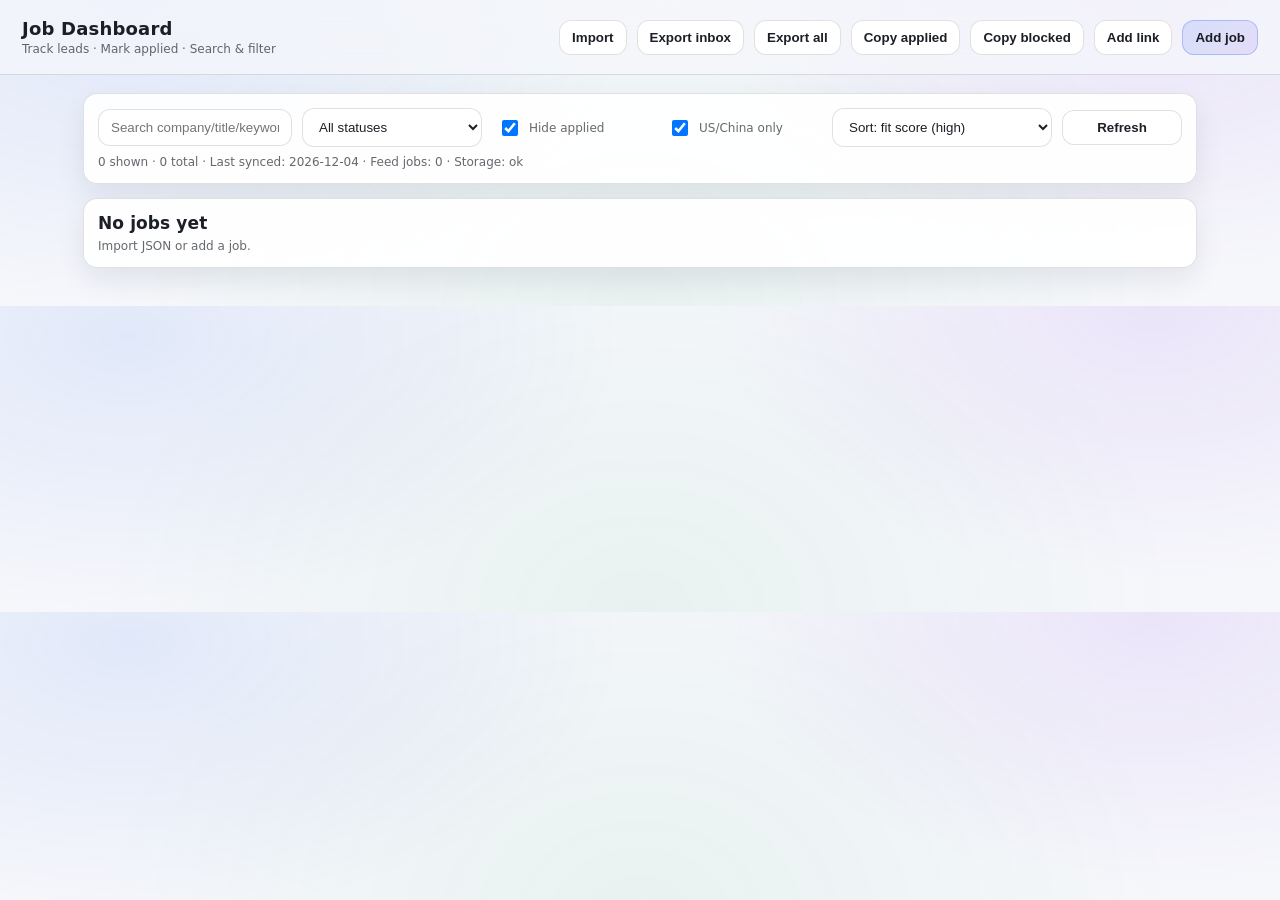
<file: job-dashboard/public/index.html>
<!doctype html>
<html lang="en">
  <head>
    <meta charset="utf-8" />
    <meta name="viewport" content="width=device-width,initial-scale=1" />
    <title>Job Dashboard</title>
    <link rel="stylesheet" href="./styles.css" />
  </head>
  <body>
    <header class="topbar">
      <div class="brand">
        <div class="title">Job Dashboard</div>
        <div class="subtitle">Track leads · Mark applied · Search & filter</div>
      </div>
      <div class="actions">
        <button id="btnImport" class="btn">Import</button>
        <button id="btnExportInbox" class="btn">Export inbox</button>
        <button id="btnExportAll" class="btn">Export all</button>
        <button id="btnCopyApplied" class="btn">Copy applied</button>
        <button id="btnCopyBlocked" class="btn">Copy blocked</button>
        <button id="btnQuick" class="btn">Add link</button>
        <button id="btnAdd" class="btn primary">Add job</button>
      </div>
    </header>

    <main class="wrap">
      <section class="controls card">
        <div class="row">
          <input id="q" class="input" placeholder="Search company/title/keywords..." />
          <select id="status" class="select">
            <option value="">All statuses</option>
            <option value="needs_review">Needs review</option>
            <option value="new">New</option>
            <option value="interested">Interested</option>
            <option value="applied">Applied</option>
            <option value="archived">Archived</option>
          </select>
          <label class="check">
            <input id="hideApplied" type="checkbox" checked />
            Hide applied
          </label>
          <label class="check">
            <input id="usCnOnly" type="checkbox" checked />
            US/China only
          </label>
          <select id="sort" class="select">
            <option value="fitScore_desc" selected>Sort: fit score (high)</option>
            <option value="foundDate_desc">Sort: found date (newest)</option>
            <option value="company_asc">Sort: company (A→Z)</option>
          </select>
          <button id="btnRefresh" class="btn">Refresh</button>
        </div>
        <div class="meta" id="meta"></div>
      </section>

      <section id="list" class="list"></section>
    </main>

    <dialog id="dlgImport" class="dialog">
      <form method="dialog" class="dialog-inner">
        <div class="dialog-title">Import jobs (JSON)</div>
        <p class="hint">
          Paste a JSON array (or <code>{"jobs":[...]}</code>). Upserts by link, otherwise by company+title. Tip: ask me to
          evaluate an official job link and I’ll return JSON you can paste here.
        </p>
        <textarea id="importText" class="textarea" spellcheck="false"></textarea>
        <details class="example">
          <summary>Example JSON</summary>
          <pre><code>[
  {
    "company": "Airbnb",
    "title": "Product Operations Lead (Fraud & Safety Investigations)",
    "location": "US (Remote Eligible)",
    "link": "https://careers.airbnb.com/positions/...",
    "synopsis": "3–5 lines summary from official description",
    "rationale": "Why it fits Annie Gao",
    "compensation": "$X–$Y (if shown)",
    "verification": "Official page loads and shows Apply Now",
    "foundDate": "2026-05-18",
    "postedDate": "",
    "fitScore": 9.5,
    "concerns": "Any concerns",
    "keywords": ["trust & safety","escalation","SQL"]
  }
]</code></pre>
        </details>
        <div class="dialog-actions">
          <button class="btn">Cancel</button>
          <button id="btnDoImport" class="btn primary" value="default">Import</button>
        </div>
      </form>
    </dialog>

    <dialog id="dlgQuick" class="dialog">
      <form method="dialog" class="dialog-inner" id="quickForm">
        <div class="dialog-title">Add from link (Inbox)</div>
        <p class="hint">For roles you find elsewhere: paste the official job link, add any notes, save as <code>needs_review</code>.</p>
        <div class="grid">
          <label class="label span2">Official link<input id="qLink" class="input" placeholder="https://..." required /></label>
          <label class="label">Company (optional)<input id="qCompany" class="input" /></label>
          <label class="label">Title (optional)<input id="qTitle" class="input" /></label>
          <label class="label span2">Your notes<textarea id="qNotes" class="textarea small" placeholder="Why it looks interesting, location constraints, etc."></textarea></label>
        </div>
        <div class="dialog-actions">
          <button class="btn">Cancel</button>
          <button id="btnDoQuick" class="btn primary" value="default">Add to inbox</button>
        </div>
      </form>
    </dialog>

    <dialog id="dlgAdd" class="dialog">
      <form method="dialog" class="dialog-inner" id="addForm">
        <div class="dialog-title">Add job</div>
        <div class="grid">
          <label class="label">Company<input id="fCompany" class="input" required /></label>
          <label class="label">Title<input id="fTitle" class="input" required /></label>
          <label class="label">Location<input id="fLocation" class="input" /></label>
          <label class="label">Link<input id="fLink" class="input" /></label>
          <label class="label">Found date<input id="fFound" class="input" placeholder="YYYY-MM-DD" /></label>
          <label class="label">Fit score<input id="fFit" class="input" placeholder="1-10" /></label>
          <label class="label">Compensation<input id="fComp" class="input" /></label>
          <label class="label span2">Verification<input id="fVerif" class="input" /></label>
          <label class="label span2">Synopsis<textarea id="fSyn" class="textarea small"></textarea></label>
          <label class="label span2">Why it fits<textarea id="fWhy" class="textarea small"></textarea></label>
          <label class="label span2">Concerns<textarea id="fConc" class="textarea small"></textarea></label>
          <label class="label span2">Keywords (comma separated)<input id="fKeys" class="input" /></label>
        </div>
        <div class="dialog-actions">
          <button class="btn">Cancel</button>
          <button id="btnDoAdd" class="btn primary" value="default">Add</button>
        </div>
      </form>
    </dialog>

    <script>
      // Default empty feed so the dashboard works even before the first automation run.
      window.__JOB_FEED__ = window.__JOB_FEED__ || { generatedAt: "", jobs: [] };

      // Cache-bust feed/app for file:// browsers (Safari/Chrome sometimes cache local scripts).
      (function () {
        var v = Date.now();
        var feed = document.createElement("script");
        feed.src = "./feed.js?v=" + v;
        feed.onload = function () {
          var app = document.createElement("script");
          app.src = "./app.js?v=" + v;
          document.body.appendChild(app);
        };
        feed.onerror = function () {
          var app = document.createElement("script");
          app.src = "./app.js?v=" + v;
          document.body.appendChild(app);
        };
        document.body.appendChild(feed);
      })();
    </script>
  </body>
</html>
</file>
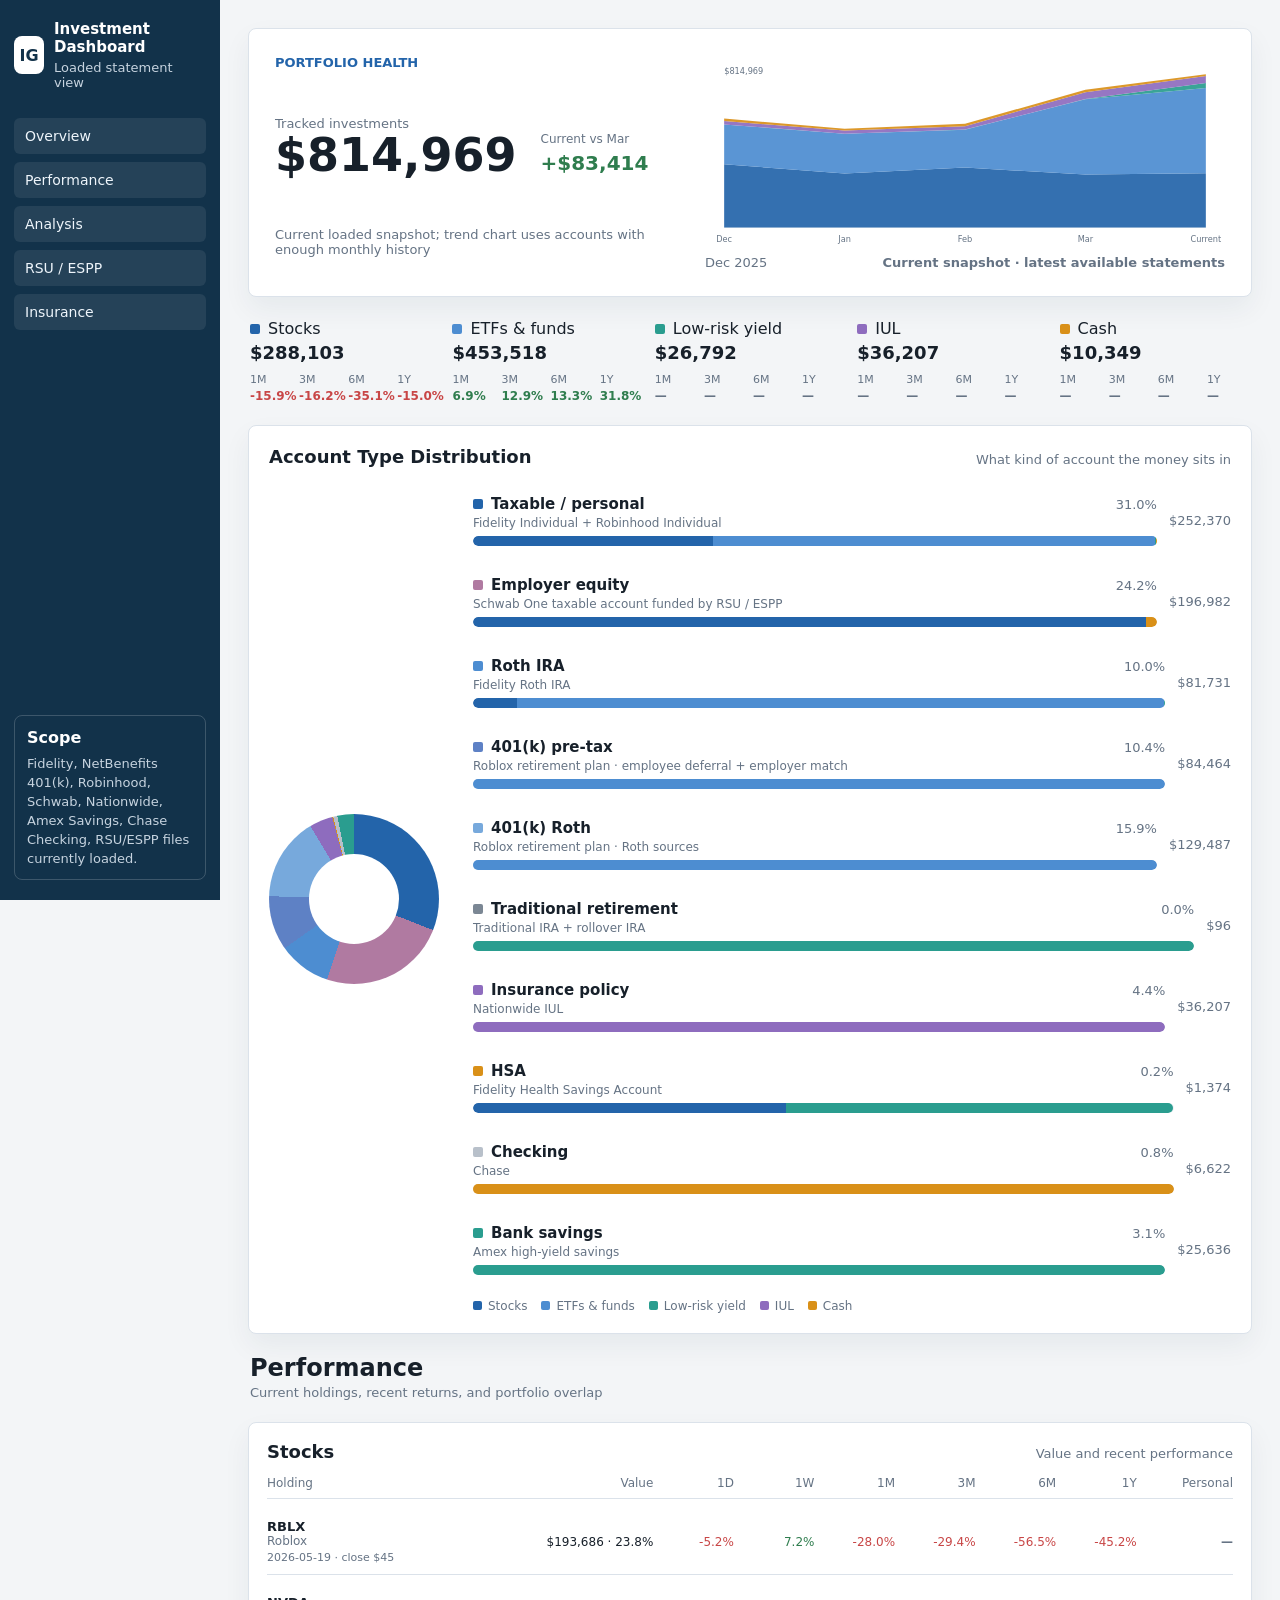
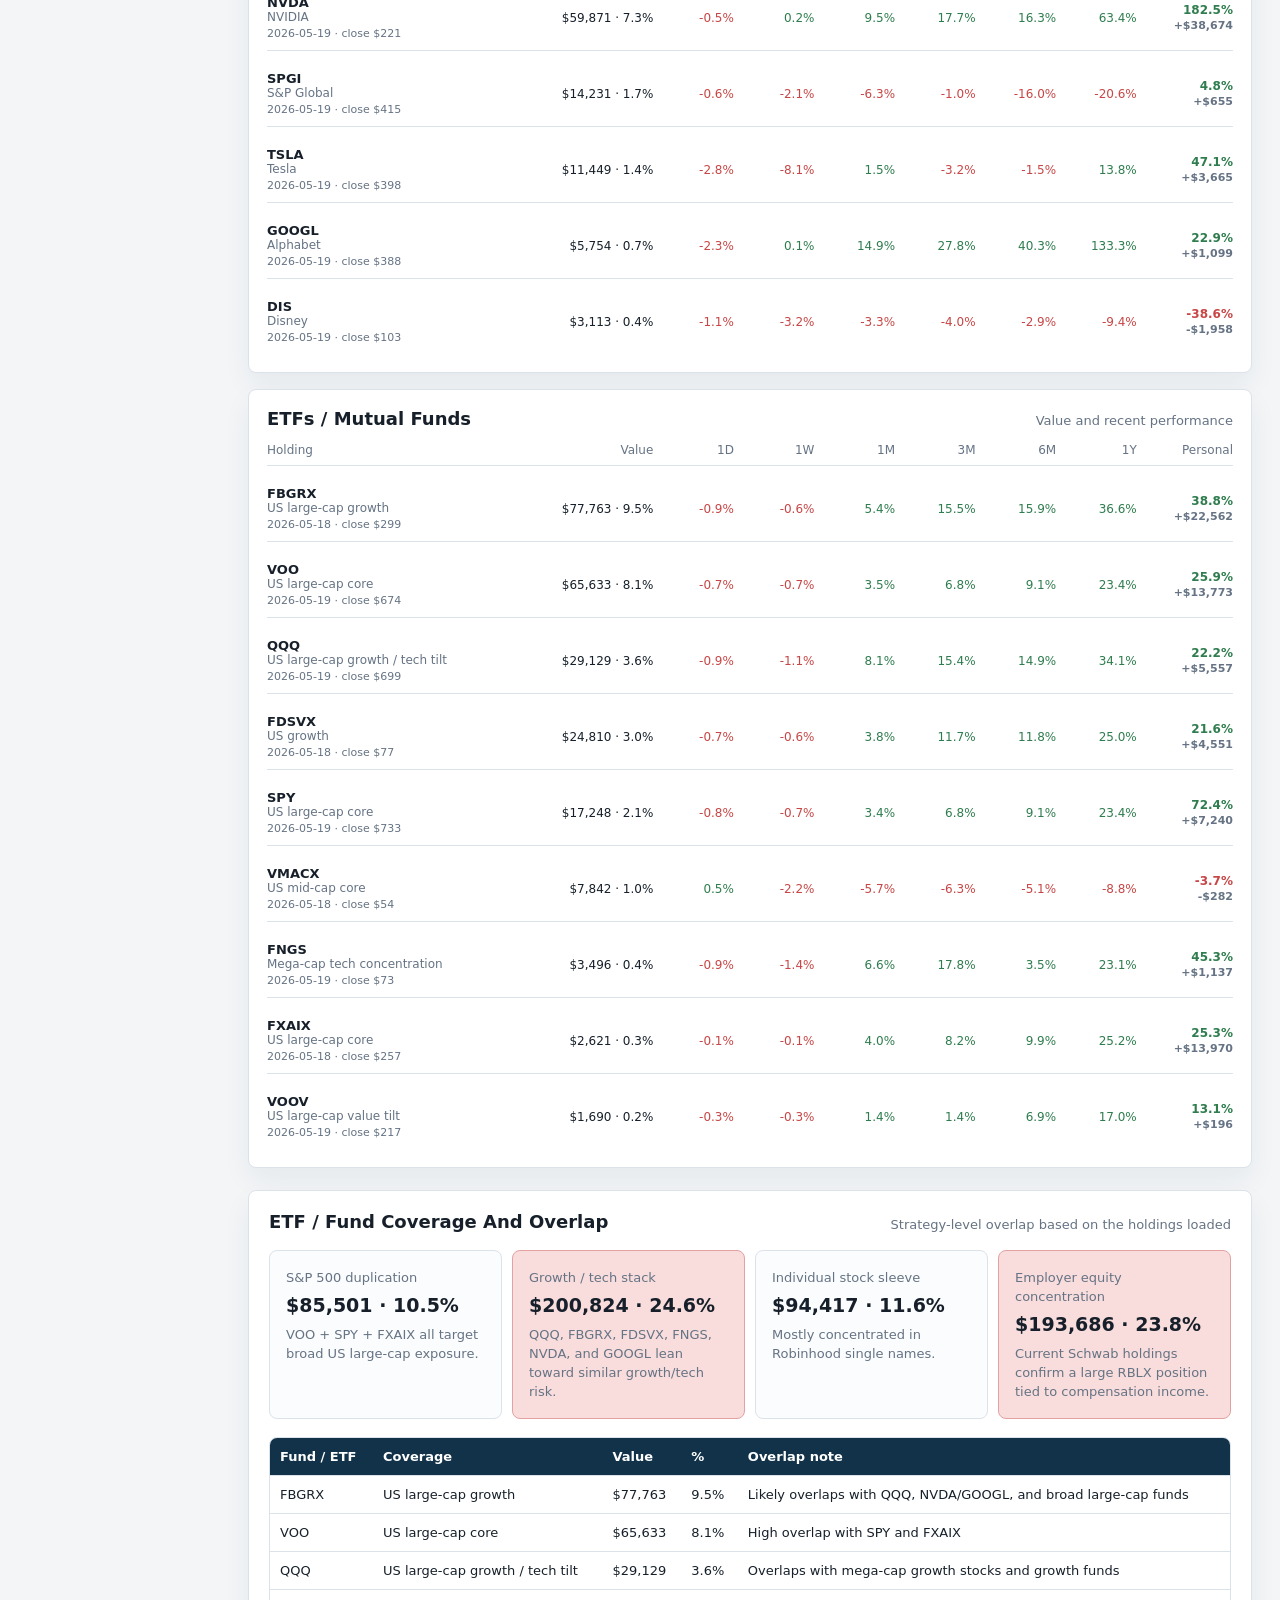
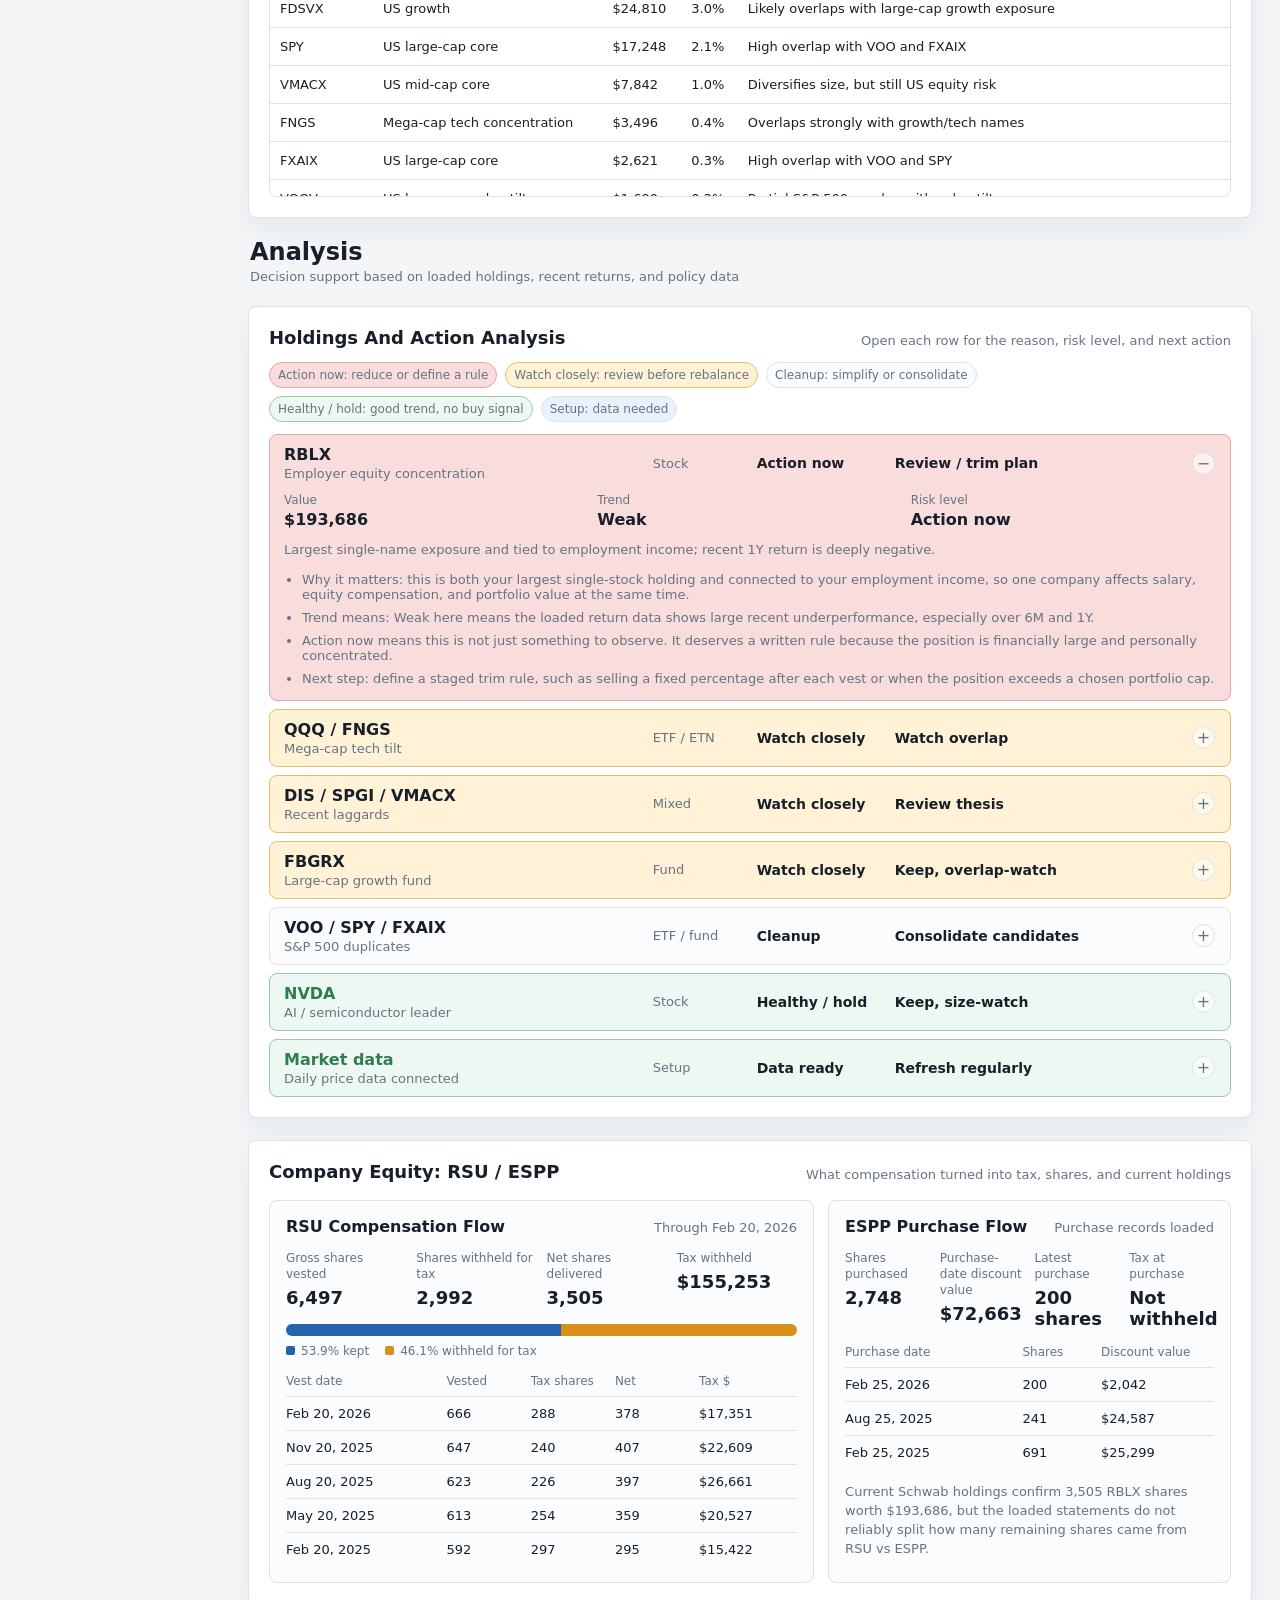
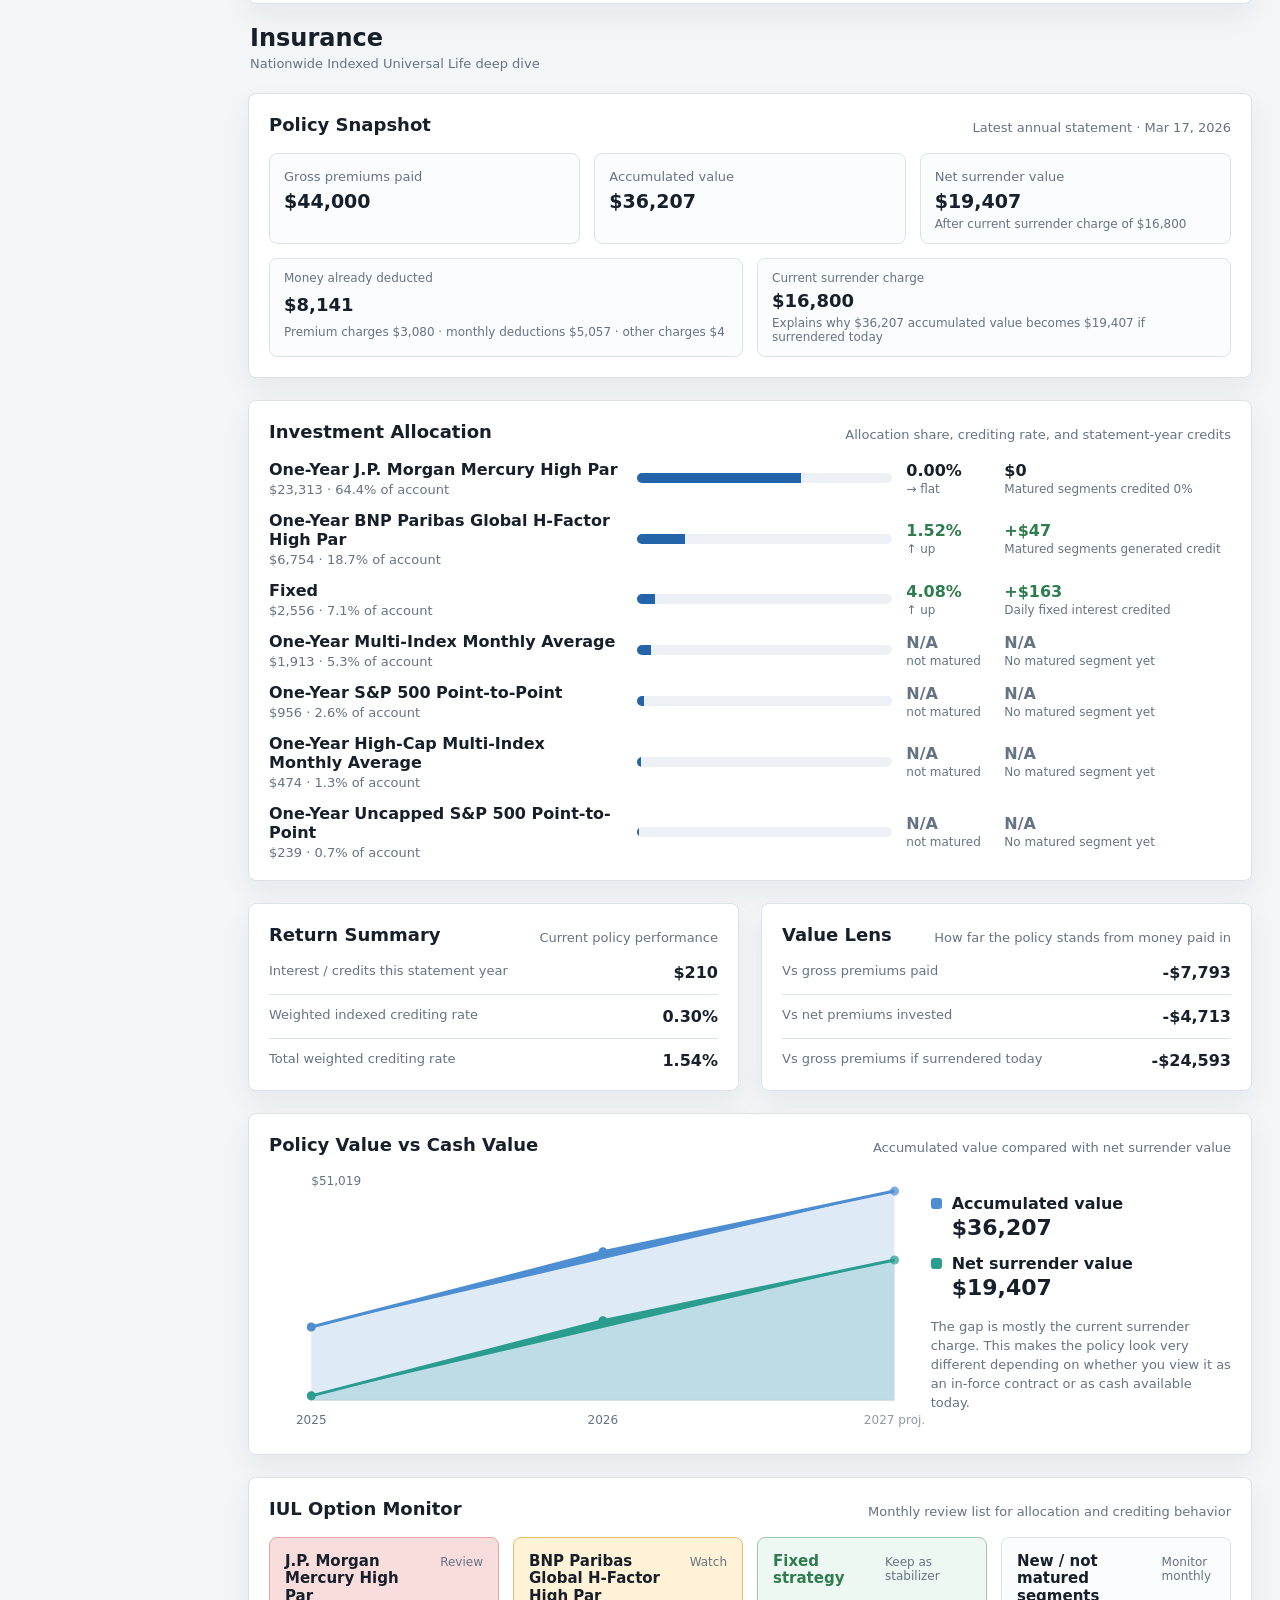
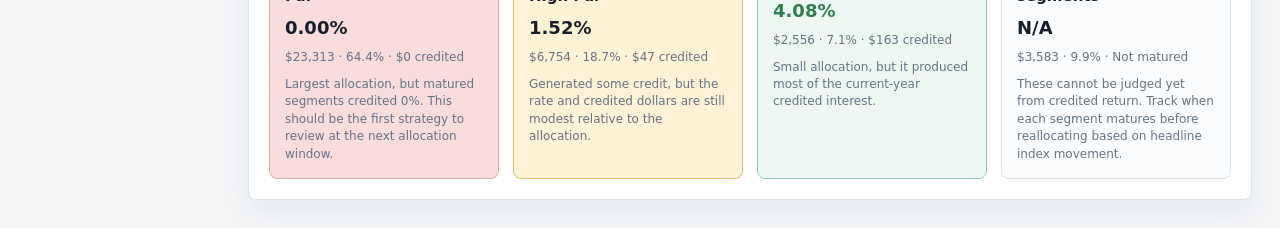
<file: _archive/New_project_2026-05-20_171444/investment-dashboard/index.html>
<!doctype html>
<html lang="en">
  <head>
    <meta charset="UTF-8" />
    <meta name="viewport" content="width=device-width, initial-scale=1.0" />
    <title>Investment Strategy Dashboard</title>
    <link rel="stylesheet" href="./styles.css" />
  </head>
  <body>
    <div class="app-shell">
      <aside class="sidebar" aria-label="Dashboard navigation">
        <div class="brand">
          <span class="brand-mark">IG</span>
          <div>
            <h1>Investment Dashboard</h1>
            <p>Loaded statement view</p>
          </div>
        </div>
        <nav>
          <a href="#overview">Overview</a>
          <a href="#performance">Performance</a>
          <a href="#analysis">Analysis</a>
          <a href="#equity">RSU / ESPP</a>
          <a href="#insurance">Insurance</a>
        </nav>
        <div class="sidebar-note">
          <strong>Scope</strong>
          <span>Fidelity, NetBenefits 401(k), Robinhood, Schwab, Nationwide, Amex Savings, Chase Checking, RSU/ESPP files currently loaded.</span>
        </div>
      </aside>

      <main>
        <section class="page-head" id="overview">
          <div class="hero-copy">
            <p class="eyebrow">Portfolio health</p>
            <div class="hero-value-row">
              <div>
                <span class="hero-label">Tracked investments</span>
                <h2 id="heroTotal">$0</h2>
              </div>
              <div class="hero-change positive">
                <span>Current vs Mar</span>
                <strong id="heroChange">+$0</strong>
              </div>
            </div>
            <p class="hero-subtitle">Current loaded snapshot; trend chart uses accounts with enough monthly history</p>
          </div>
          <div class="hero-chart-wrap">
            <svg id="stackedAreaChart" viewBox="0 0 760 280" role="img" aria-label="Portfolio composition over time"></svg>
            <div class="hero-meta">
              <span>Dec 2025</span>
              <strong>Current snapshot · latest available statements</strong>
            </div>
          </div>
        </section>

        <section class="stacked-legend-row-wrap">
          <div class="stacked-legend" id="stackedLegend"></div>
        </section>

        <section class="panel-grid single">
          <article class="panel">
            <div class="panel-head">
              <h3>Account Type Distribution</h3>
              <p>What kind of account the money sits in</p>
            </div>
            <div class="channel-layout">
              <div class="channel-donut" id="channelDonut"></div>
              <div class="channel-list" id="channelChart"></div>
            </div>
          </article>
        </section>

        <section class="dashboard-section" id="performance">
          <div class="section-head">
            <h2>Performance</h2>
            <p>Current holdings, recent returns, and portfolio overlap</p>
          </div>

          <section class="panel-grid single holdings-grid">
            <article class="panel">
              <div class="panel-head">
                <h3>Stocks</h3>
                <p>Value and recent performance</p>
              </div>
              <div class="holding-list" id="stockList"></div>
            </article>

            <article class="panel">
              <div class="panel-head">
                <h3>ETFs / Mutual Funds</h3>
                <p>Value and recent performance</p>
              </div>
              <div class="holding-list" id="fundList"></div>
            </article>
          </section>

          <section class="panel">
            <div class="panel-head">
              <h3>ETF / Fund Coverage And Overlap</h3>
              <p>Strategy-level overlap based on the holdings loaded</p>
            </div>
            <div class="overlap-grid" id="overlapSignals"></div>
            <div class="fund-table-wrap">
              <table>
                <thead>
                  <tr>
                    <th>Fund / ETF</th>
                    <th>Coverage</th>
                    <th>Value</th>
                    <th>%</th>
                    <th>Overlap note</th>
                  </tr>
                </thead>
                <tbody id="fundRows"></tbody>
              </table>
            </div>
          </section>
        </section>

        <section class="dashboard-section" id="analysis">
          <div class="section-head">
            <h2>Analysis</h2>
            <p>Decision support based on loaded holdings, recent returns, and policy data</p>
          </div>

          <section class="panel">
            <div class="panel-head">
              <h3>Holdings And Action Analysis</h3>
              <p>Open each row for the reason, risk level, and next action</p>
            </div>
            <div class="analysis-legend">
              <span class="urgent">Action now: reduce or define a rule</span>
              <span class="watch">Watch closely: review before rebalance</span>
              <span class="cleanup">Cleanup: simplify or consolidate</span>
              <span class="healthy">Healthy / hold: good trend, no buy signal</span>
              <span class="setup">Setup: data needed</span>
            </div>
            <div class="analysis-card-grid" id="holdingsScorecard"></div>
          </section>
        </section>

        <section class="panel" id="equity">
          <div class="panel-head">
            <h3>Company Equity: RSU / ESPP</h3>
            <p>What compensation turned into tax, shares, and current holdings</p>
          </div>
          <div class="equity-analysis-grid">
            <article class="equity-analysis-card">
              <div class="mini-head">
                <h4>RSU Compensation Flow</h4>
                <span>Through Feb 20, 2026</span>
              </div>
              <div class="equity-flow-metrics">
                <div><span>Gross shares vested</span><strong>6,497</strong></div>
                <div><span>Shares withheld for tax</span><strong>2,992</strong></div>
                <div><span>Net shares delivered</span><strong>3,505</strong></div>
                <div><span>Tax withheld</span><strong>$155,253</strong></div>
              </div>
              <div class="equity-split-bar" aria-label="RSU split between tax withholding and net shares">
                <span class="net" style="width:53.9%"></span>
                <span class="tax" style="width:46.1%"></span>
              </div>
              <div class="equity-split-key">
                <span class="net">53.9% kept</span>
                <span class="tax">46.1% withheld for tax</span>
              </div>
              <div class="equity-event-list" id="rsuEventList"></div>
            </article>

            <article class="equity-analysis-card">
              <div class="mini-head">
                <h4>ESPP Purchase Flow</h4>
                <span>Purchase records loaded</span>
              </div>
              <div class="equity-flow-metrics">
                <div><span>Shares purchased</span><strong>2,748</strong></div>
                <div><span>Purchase-date discount value</span><strong>$72,663</strong></div>
                <div><span>Latest purchase</span><strong>200 shares</strong></div>
                <div><span>Tax at purchase</span><strong>Not withheld</strong></div>
              </div>
              <div class="equity-event-list" id="esppEventList"></div>
              <p class="equity-note">
                Current Schwab holdings confirm 3,505 RBLX shares worth $193,686, but the loaded statements do not reliably split how many remaining shares came from RSU vs ESPP.
              </p>
            </article>
          </div>
        </section>

        <section class="dashboard-section" id="insurance">
          <div class="section-head">
            <h2>Insurance</h2>
            <p>Nationwide Indexed Universal Life deep dive</p>
          </div>

          <section class="panel">
            <div class="panel-head">
              <h3>Policy Snapshot</h3>
              <p>Latest annual statement · Mar 17, 2026</p>
            </div>
            <div class="insurance-metrics">
              <article>
                <span>Gross premiums paid</span>
                <strong>$44,000</strong>
              </article>
              <article>
                <span>Accumulated value</span>
                <strong>$36,207</strong>
              </article>
              <article>
                <span>Net surrender value</span>
                <strong>$19,407</strong>
                <small>After current surrender charge of $16,800</small>
              </article>
            </div>
            <div class="insurance-secondary-grid">
              <article>
                <span>Money already deducted</span>
                <strong>$8,141</strong>
                <small>Premium charges $3,080 · monthly deductions $5,057 · other charges $4</small>
              </article>
              <article>
                <span>Current surrender charge</span>
                <strong>$16,800</strong>
                <small>Explains why $36,207 accumulated value becomes $19,407 if surrendered today</small>
              </article>
            </div>
          </section>

          <!--
          <section class="panel-grid two insurance-grid">
            <article class="panel">
              <div class="panel-head">
                <h3>Money That Has Left The Policy</h3>
                <p>Costs already deducted</p>
              </div>
              <div class="insurance-list">
                <div>
                  <span>Premium charges</span>
                  <strong>$3,080</strong>
                </div>
                <div>
                  <span>Monthly deductions</span>
                  <strong>$5,057</strong>
                </div>
                <div>
                  <span>Other charges</span>
                  <strong>$4</strong>
                </div>
                <div class="total">
                  <span>Total already deducted</span>
                  <strong>$8,141</strong>
                </div>
              </div>
            </article>

            <article class="panel">
              <div class="panel-head">
                <h3>Exit Cost</h3>
                <p>Not yet lost unless you surrender</p>
              </div>
              <div class="insurance-callout">
                <span>Surrender charge</span>
                <strong>$16,800</strong>
                <p>Accumulated value is $36,207, but net surrender value is only $19,407 today.</p>
              </div>
            </article>
          </section>
          -->

          <section class="panel">
            <div class="panel-head">
              <h3>Investment Allocation</h3>
              <p>Allocation share, crediting rate, and statement-year credits</p>
            </div>
            <div class="insurance-strategies" id="insuranceStrategies"></div>
          </section>

          <section class="panel-grid two insurance-grid">
            <article class="panel">
              <div class="panel-head">
                <h3>Return Summary</h3>
                <p>Current policy performance</p>
              </div>
              <div class="insurance-list">
                <div>
                  <span>Interest / credits this statement year</span>
                  <strong>$210</strong>
                </div>
                <div>
                  <span>Weighted indexed crediting rate</span>
                  <strong>0.30%</strong>
                </div>
                <div>
                  <span>Total weighted crediting rate</span>
                  <strong>1.54%</strong>
                </div>
              </div>
            </article>

            <article class="panel">
              <div class="panel-head">
                <h3>Value Lens</h3>
                <p>How far the policy stands from money paid in</p>
              </div>
              <div class="insurance-list">
                <div>
                  <span>Vs gross premiums paid</span>
                  <strong>-$7,793</strong>
                </div>
                <div>
                  <span>Vs net premiums invested</span>
                  <strong>-$4,713</strong>
                </div>
                <div>
                  <span>Vs gross premiums if surrendered today</span>
                  <strong>-$24,593</strong>
                </div>
              </div>
            </article>
          </section>

          <section class="panel insurance-value-panel">
            <div class="panel-head">
              <h3>Policy Value vs Cash Value</h3>
              <p>Accumulated value compared with net surrender value</p>
            </div>
            <div class="insurance-value-layout">
              <svg
                id="insuranceValueChart"
                viewBox="0 0 640 260"
                role="img"
                aria-label="Accumulated policy value compared with net surrender value over time"
              ></svg>
              <div class="insurance-value-legend">
                <div>
                  <span class="swatch accumulated"></span>
                  <b>Accumulated value</b>
                  <strong>$36,207</strong>
                </div>
                <div>
                  <span class="swatch surrender"></span>
                  <b>Net surrender value</b>
                  <strong>$19,407</strong>
                </div>
                <p>
                  The gap is mostly the current surrender charge. This makes the policy look very different
                  depending on whether you view it as an in-force contract or as cash available today.
                </p>
              </div>
            </div>
          </section>

          <section class="panel">
            <div class="panel-head">
              <h3>IUL Option Monitor</h3>
              <p>Monthly review list for allocation and crediting behavior</p>
            </div>
            <div class="iul-monitor-grid" id="iulMonitor"></div>
          </section>
        </section>
      </main>
    </div>
    <script src="./data/market-data.js"></script>
    <script src="./app.js"></script>
  </body>
</html>
</file>
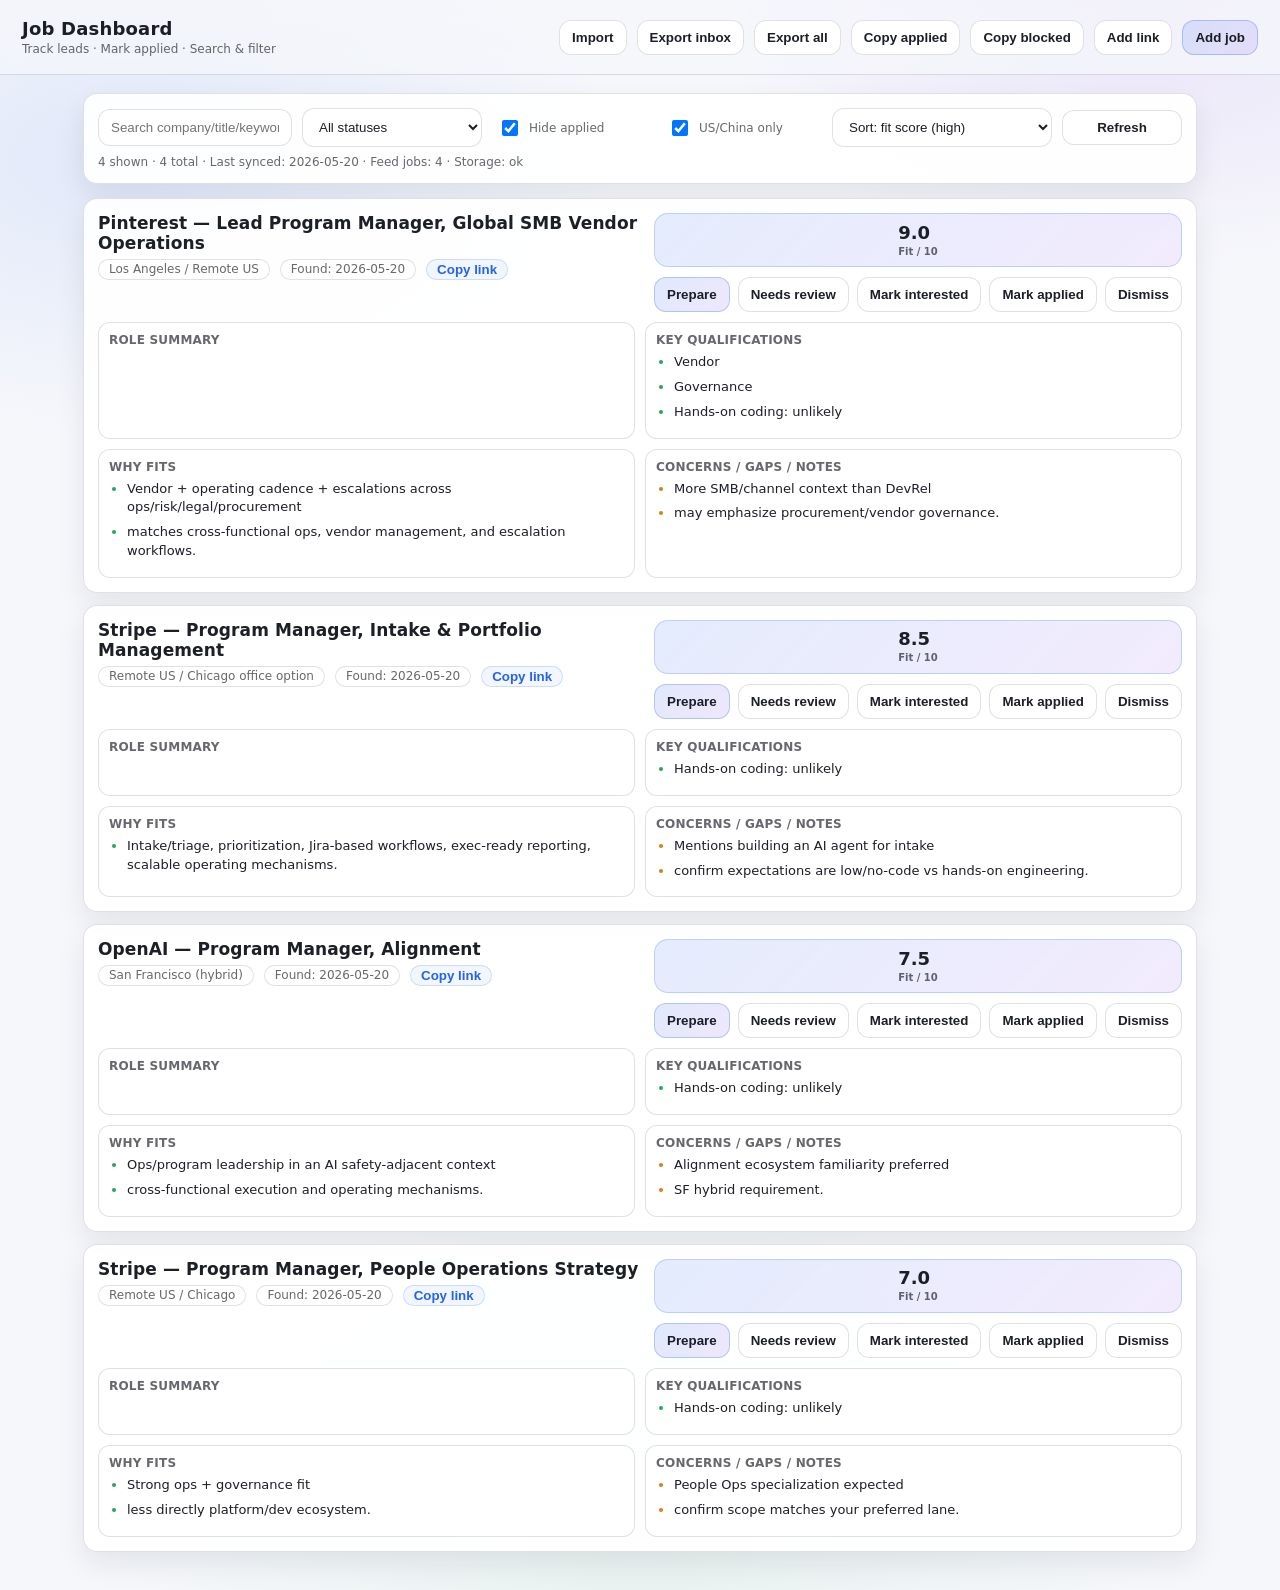
<file: _archive/New_project_2026-05-20_171444/job-dashboard/public/index.html>
<!doctype html>
<html lang="en">
  <head>
    <meta charset="utf-8" />
    <meta name="viewport" content="width=device-width,initial-scale=1" />
    <title>Job Dashboard</title>
    <link rel="stylesheet" href="./styles.css" />
  </head>
  <body>
    <header class="topbar">
      <div class="brand">
        <div class="title">Job Dashboard</div>
        <div class="subtitle">Track leads · Mark applied · Search & filter</div>
      </div>
      <div class="actions">
        <button id="btnImport" class="btn">Import</button>
        <button id="btnExportInbox" class="btn">Export inbox</button>
        <button id="btnExportAll" class="btn">Export all</button>
        <button id="btnCopyApplied" class="btn">Copy applied</button>
        <button id="btnCopyBlocked" class="btn">Copy blocked</button>
        <button id="btnQuick" class="btn">Add link</button>
        <button id="btnAdd" class="btn primary">Add job</button>
      </div>
    </header>

    <main class="wrap">
      <section class="controls card">
        <div class="row">
          <input id="q" class="input" placeholder="Search company/title/keywords..." />
          <select id="status" class="select">
            <option value="">All statuses</option>
            <option value="needs_review">Needs review</option>
            <option value="new">New</option>
            <option value="interested">Interested</option>
            <option value="applied">Applied</option>
            <option value="archived">Archived</option>
          </select>
          <label class="check">
            <input id="hideApplied" type="checkbox" checked />
            Hide applied
          </label>
          <label class="check">
            <input id="usCnOnly" type="checkbox" checked />
            US/China only
          </label>
          <select id="sort" class="select">
            <option value="fitScore_desc" selected>Sort: fit score (high)</option>
            <option value="foundDate_desc">Sort: found date (newest)</option>
            <option value="company_asc">Sort: company (A→Z)</option>
          </select>
          <button id="btnRefresh" class="btn">Refresh</button>
        </div>
        <div class="meta" id="meta"></div>
      </section>

      <section id="list" class="list"></section>
    </main>

    <dialog id="dlgImport" class="dialog">
      <form method="dialog" class="dialog-inner">
        <div class="dialog-title">Import jobs (JSON)</div>
        <p class="hint">
          Paste a JSON array (or <code>{"jobs":[...]}</code>). Upserts by link, otherwise by company+title. Tip: ask me to
          evaluate an official job link and I’ll return JSON you can paste here.
        </p>
        <textarea id="importText" class="textarea" spellcheck="false"></textarea>
        <details class="example">
          <summary>Example JSON</summary>
          <pre><code>[
  {
    "company": "Airbnb",
    "title": "Product Operations Lead (Fraud & Safety Investigations)",
    "location": "US (Remote Eligible)",
    "link": "https://careers.airbnb.com/positions/...",
    "synopsis": "3–5 lines summary from official description",
    "rationale": "Why it fits Annie Gao",
    "compensation": "$X–$Y (if shown)",
    "verification": "Official page loads and shows Apply Now",
    "foundDate": "2026-05-18",
    "postedDate": "",
    "fitScore": 9.5,
    "concerns": "Any concerns",
    "keywords": ["trust & safety","escalation","SQL"]
  }
]</code></pre>
        </details>
        <div class="dialog-actions">
          <button class="btn">Cancel</button>
          <button id="btnDoImport" class="btn primary" value="default">Import</button>
        </div>
      </form>
    </dialog>

    <dialog id="dlgQuick" class="dialog">
      <form method="dialog" class="dialog-inner" id="quickForm">
        <div class="dialog-title">Add from link (Inbox)</div>
        <p class="hint">For roles you find elsewhere: paste the official job link, add any notes, save as <code>needs_review</code>.</p>
        <div class="grid">
          <label class="label span2">Official link<input id="qLink" class="input" placeholder="https://..." required /></label>
          <label class="label">Company (optional)<input id="qCompany" class="input" /></label>
          <label class="label">Title (optional)<input id="qTitle" class="input" /></label>
          <label class="label span2">Your notes<textarea id="qNotes" class="textarea small" placeholder="Why it looks interesting, location constraints, etc."></textarea></label>
        </div>
        <div class="dialog-actions">
          <button class="btn">Cancel</button>
          <button id="btnDoQuick" class="btn primary" value="default">Add to inbox</button>
        </div>
      </form>
    </dialog>

    <dialog id="dlgAdd" class="dialog">
      <form method="dialog" class="dialog-inner" id="addForm">
        <div class="dialog-title">Add job</div>
        <div class="grid">
          <label class="label">Company<input id="fCompany" class="input" required /></label>
          <label class="label">Title<input id="fTitle" class="input" required /></label>
          <label class="label">Location<input id="fLocation" class="input" /></label>
          <label class="label">Link<input id="fLink" class="input" /></label>
          <label class="label">Found date<input id="fFound" class="input" placeholder="YYYY-MM-DD" /></label>
          <label class="label">Fit score<input id="fFit" class="input" placeholder="1-10" /></label>
          <label class="label">Compensation<input id="fComp" class="input" /></label>
          <label class="label span2">Verification<input id="fVerif" class="input" /></label>
          <label class="label span2">Synopsis<textarea id="fSyn" class="textarea small"></textarea></label>
          <label class="label span2">Why it fits<textarea id="fWhy" class="textarea small"></textarea></label>
          <label class="label span2">Concerns<textarea id="fConc" class="textarea small"></textarea></label>
          <label class="label span2">Keywords (comma separated)<input id="fKeys" class="input" /></label>
        </div>
        <div class="dialog-actions">
          <button class="btn">Cancel</button>
          <button id="btnDoAdd" class="btn primary" value="default">Add</button>
        </div>
      </form>
    </dialog>

    <script>
      // Default empty feed so the dashboard works even before the first automation run.
      window.__JOB_FEED__ = window.__JOB_FEED__ || { generatedAt: "", jobs: [] };
    </script>
    <script src="./feed.js"></script>
    <script src="./app.js"></script>
  </body>
</html>
</file>
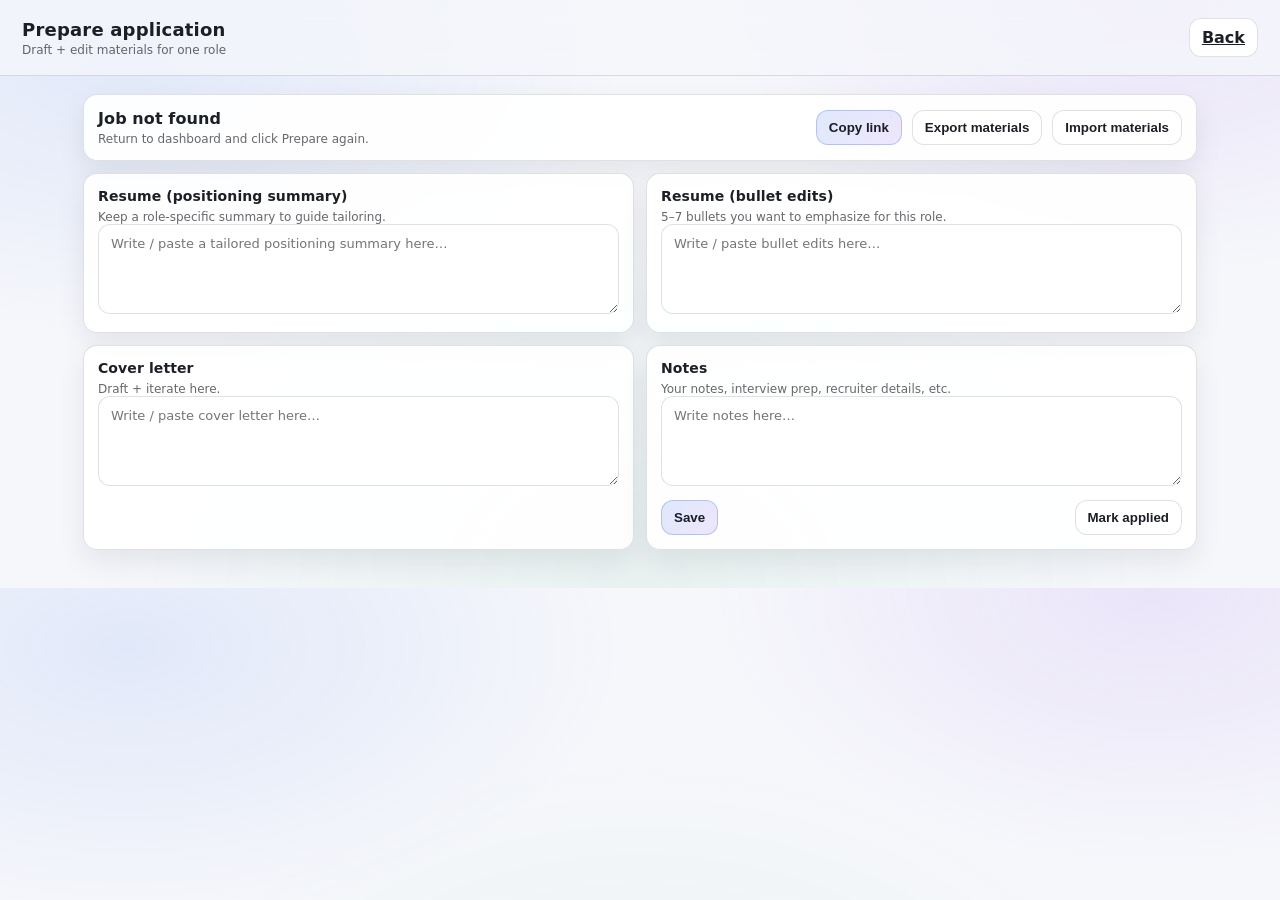
<file: job-dashboard/public/prep.html>
<!doctype html>
<html lang="en">
  <head>
    <meta charset="utf-8" />
    <meta name="viewport" content="width=device-width,initial-scale=1" />
    <title>Prepare application</title>
    <link rel="stylesheet" href="./styles.css" />
    <style>
      .prepbar {
        display: flex;
        align-items: center;
        justify-content: space-between;
        gap: 12px;
        padding: 14px;
      }
      .prep-title {
        font-weight: 900;
        font-size: 16px;
        letter-spacing: 0.1px;
      }
      .prep-sub {
        margin-top: 4px;
        color: var(--muted);
        font-size: 12px;
        display: flex;
        flex-wrap: wrap;
        gap: 10px;
        align-items: center;
      }
      .grid2 {
        display: grid;
        grid-template-columns: 1fr 1fr;
        gap: 12px;
        margin-top: 12px;
      }
      .toolbar {
        display: flex;
        gap: 10px;
        flex-wrap: wrap;
        justify-content: flex-end;
      }
      .warnbar {
        margin-top: 10px;
        padding: 10px 12px;
        border: 1px solid rgba(217, 119, 6, 0.25);
        background: rgba(217, 119, 6, 0.08);
        border-radius: 12px;
        color: rgba(120, 53, 15, 0.95);
        font-size: 12px;
      }
      @media (max-width: 860px) {
        .grid2 {
          grid-template-columns: 1fr;
        }
      }
    </style>
  </head>
  <body>
    <header class="topbar">
      <div class="brand">
        <div class="title">Prepare application</div>
        <div class="subtitle">Draft + edit materials for one role</div>
      </div>
      <div class="actions">
        <a class="btn" href="./index.html">Back</a>
      </div>
    </header>

    <main class="wrap">
      <section class="card prepbar">
        <div>
          <div id="title" class="prep-title">Loading…</div>
          <div id="sub" class="prep-sub"></div>
          <div id="warn" class="warnbar" style="display:none;"></div>
        </div>
        <div class="toolbar">
          <button id="btnCopyLink" class="btn primary">Copy link</button>
          <button id="btnExport" class="btn">Export materials</button>
          <button id="btnImport" class="btn">Import materials</button>
        </div>
      </section>

      <section class="grid2">
        <div class="card job" style="padding:14px;">
          <div class="job-title" style="font-size:14px;">Resume (positioning summary)</div>
          <div class="job-sub" style="margin-top:6px;">Keep a role-specific summary to guide tailoring.</div>
          <textarea id="resumeSummary" class="textarea small" placeholder="Write / paste a tailored positioning summary here…"></textarea>
        </div>
        <div class="card job" style="padding:14px;">
          <div class="job-title" style="font-size:14px;">Resume (bullet edits)</div>
          <div class="job-sub" style="margin-top:6px;">5–7 bullets you want to emphasize for this role.</div>
          <textarea id="resumeBullets" class="textarea small" placeholder="Write / paste bullet edits here…"></textarea>
        </div>
        <div class="card job" style="padding:14px;">
          <div class="job-title" style="font-size:14px;">Cover letter</div>
          <div class="job-sub" style="margin-top:6px;">Draft + iterate here.</div>
          <textarea id="coverLetter" class="textarea small" placeholder="Write / paste cover letter here…"></textarea>
        </div>
        <div class="card job" style="padding:14px;">
          <div class="job-title" style="font-size:14px;">Notes</div>
          <div class="job-sub" style="margin-top:6px;">Your notes, interview prep, recruiter details, etc.</div>
          <textarea id="notes" class="textarea small" placeholder="Write notes here…"></textarea>
          <div class="dialog-actions" style="margin-top:10px; justify-content:space-between;">
            <button id="btnSave" class="btn primary">Save</button>
            <button id="btnMarkApplied" class="btn">Mark applied</button>
          </div>
        </div>
      </section>
    </main>

    <script>
      window.__JOB_FEED__ = window.__JOB_FEED__ || { generatedAt: "", jobs: [] };
    </script>
    <script src="./feed.js"></script>
    <script src="./prep.js"></script>
  </body>
</html>
</file>
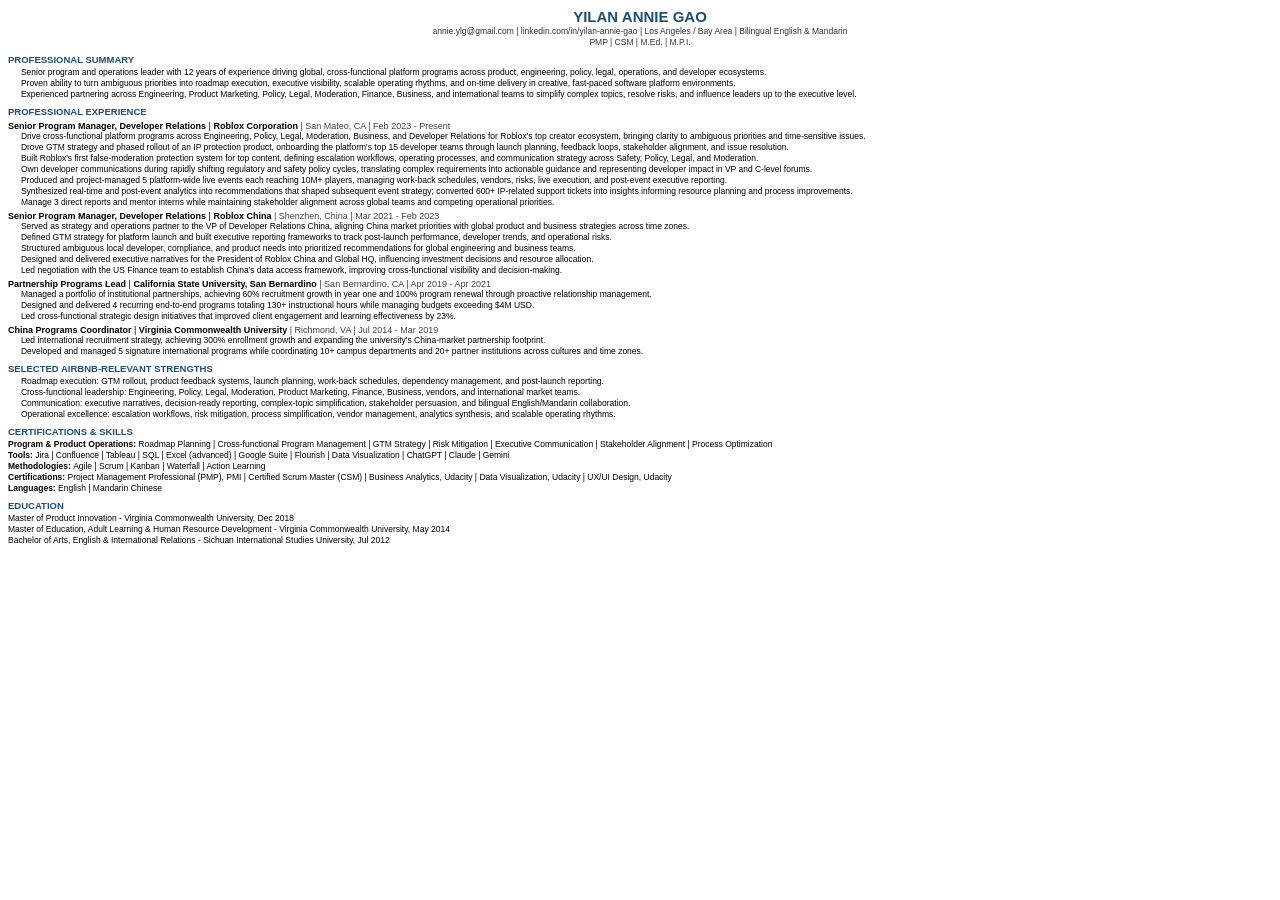
<file: _archive/New_project_2026-05-20_171444/airbnb_resume_preview/Annie_Gao_Resume_Airbnb_Product_Program_Manager.html>
<!DOCTYPE html PUBLIC "-//W3C//DTD HTML 4.01//EN" "http://www.w3.org/TR/html4/strict.dtd">
<html>
<head>
  <meta http-equiv="Content-Type" content="text/html; charset=utf-8">
  <meta http-equiv="Content-Style-Type" content="text/css">
  <title></title>
  <meta name="Author" content="python-docx">
  <meta name="Description" content="generated by python-docx">
  <meta name="CreationTime" content="2013-12-23T23:15:00Z">
  <meta name="ModificationTime" content="2013-12-23T23:15:00Z">
  <meta name="Generator" content="Cocoa HTML Writer">
  <meta name="CocoaVersion" content="2685.5">
  <style type="text/css">
    p.p1 {margin: 0.0px 0.0px 1.0px 0.0px; text-align: center; font: 15.0px Arial; color: #1f4e79}
    p.p2 {margin: 0.0px 0.0px 1.0px 0.0px; text-align: center; font: 8.5px Arial; color: #303030}
    p.p3 {margin: 0.0px 0.0px 4.0px 0.0px; text-align: center; font: 8.5px Arial; color: #303030}
    p.p4 {margin: 7.0px 0.0px 2.0px 0.0px; font: 9.5px Arial; color: #1f4e79}
    p.p5 {margin: 0.0px 0.0px 1.0px 12.9px; font: 8.5px Arial}
    p.p6 {margin: 4.0px 0.0px 0.0px 0.0px; font: 9.0px Arial; color: #000000}
    p.p7 {margin: 0.0px 0.0px 1.0px 0.0px; font: 8.5px Arial}
    span.s1 {color: #000000}
    span.s2 {color: #404040}
  </style>
</head>
<body>
<p class="p1"><b>YILAN ANNIE GAO</b></p>
<p class="p2">annie.ylg@gmail.com | linkedin.com/in/yilan-annie-gao | Los Angeles / Bay Area | Bilingual English &amp; Mandarin</p>
<p class="p3">PMP | CSM | M.Ed. | M.P.I.</p>
<p class="p4"><b>PROFESSIONAL SUMMARY</b></p>
<p class="p5">Senior program and operations leader with 12 years of experience driving global, cross-functional platform programs across product, engineering, policy, legal, operations, and developer ecosystems.</p>
<p class="p5">Proven ability to turn ambiguous priorities into roadmap execution, executive visibility, scalable operating rhythms, and on-time delivery in creative, fast-paced software platform environments.</p>
<p class="p5">Experienced partnering across Engineering, Product Marketing, Policy, Legal, Moderation, Finance, Business, and international teams to simplify complex topics, resolve risks, and influence leaders up to the executive level.</p>
<p class="p4"><b>PROFESSIONAL EXPERIENCE</b></p>
<p class="p6"><b>Senior Program Manager, Developer Relations</b><span class="s1"> | </span><b>Roblox Corporation</b><span class="s2"> | San Mateo, CA | Feb 2023 - Present</span></p>
<p class="p5">Drive cross-functional platform programs across Engineering, Policy, Legal, Moderation, Business, and Developer Relations for Roblox's top creator ecosystem, bringing clarity to ambiguous priorities and time-sensitive issues.</p>
<p class="p5">Drove GTM strategy and phased rollout of an IP protection product, onboarding the platform's top 15 developer teams through launch planning, feedback loops, stakeholder alignment, and issue resolution.</p>
<p class="p5">Built Roblox's first false-moderation protection system for top content, defining escalation workflows, operating processes, and communication strategy across Safety, Policy, Legal, and Moderation.</p>
<p class="p5">Own developer communications during rapidly shifting regulatory and safety policy cycles, translating complex requirements into actionable guidance and representing developer impact in VP and C-level forums.</p>
<p class="p5">Produced and project-managed 5 platform-wide live events each reaching 10M+ players, managing work-back schedules, vendors, risks, live execution, and post-event executive reporting.</p>
<p class="p5">Synthesized real-time and post-event analytics into recommendations that shaped subsequent event strategy; converted 600+ IP-related support tickets into insights informing resource planning and process improvements.</p>
<p class="p5">Manage 3 direct reports and mentor interns while maintaining stakeholder alignment across global teams and competing operational priorities.</p>
<p class="p6"><b>Senior Program Manager, Developer Relations</b><span class="s1"> | </span><b>Roblox China</b><span class="s2"> | Shenzhen, China | Mar 2021 - Feb 2023</span></p>
<p class="p5">Served as strategy and operations partner to the VP of Developer Relations China, aligning China market priorities with global product and business strategies across time zones.</p>
<p class="p5">Defined GTM strategy for platform launch and built executive reporting frameworks to track post-launch performance, developer trends, and operational risks.</p>
<p class="p5">Structured ambiguous local developer, compliance, and product needs into prioritized recommendations for global engineering and business teams.</p>
<p class="p5">Designed and delivered executive narratives for the President of Roblox China and Global HQ, influencing investment decisions and resource allocation.</p>
<p class="p5">Led negotiation with the US Finance team to establish China's data access framework, improving cross-functional visibility and decision-making.</p>
<p class="p6"><b>Partnership Programs Lead</b><span class="s1"> | </span><b>California State University, San Bernardino</b><span class="s2"> | San Bernardino, CA | Apr 2019 - Apr 2021</span></p>
<p class="p5">Managed a portfolio of institutional partnerships, achieving 60% recruitment growth in year one and 100% program renewal through proactive relationship management.</p>
<p class="p5">Designed and delivered 4 recurring end-to-end programs totaling 130+ instructional hours while managing budgets exceeding $4M USD.</p>
<p class="p5">Led cross-functional strategic design initiatives that improved client engagement and learning effectiveness by 23%.</p>
<p class="p6"><b>China Programs Coordinator</b><span class="s1"> | </span><b>Virginia Commonwealth University</b><span class="s2"> | Richmond, VA | Jul 2014 - Mar 2019</span></p>
<p class="p5">Led international recruitment strategy, achieving 300% enrollment growth and expanding the university's China-market partnership footprint.</p>
<p class="p5">Developed and managed 5 signature international programs while coordinating 10+ campus departments and 20+ partner institutions across cultures and time zones.</p>
<p class="p4"><b>SELECTED AIRBNB-RELEVANT STRENGTHS</b></p>
<p class="p5">Roadmap execution: GTM rollout, product feedback systems, launch planning, work-back schedules, dependency management, and post-launch reporting.</p>
<p class="p5">Cross-functional leadership: Engineering, Policy, Legal, Moderation, Product Marketing, Finance, Business, vendors, and international market teams.</p>
<p class="p5">Communication: executive narratives, decision-ready reporting, complex-topic simplification, stakeholder persuasion, and bilingual English/Mandarin collaboration.</p>
<p class="p5">Operational excellence: escalation workflows, risk mitigation, process simplification, vendor management, analytics synthesis, and scalable operating rhythms.</p>
<p class="p4"><b>CERTIFICATIONS &amp; SKILLS</b></p>
<p class="p7"><b>Program &amp; Product Operations: </b>Roadmap Planning | Cross-functional Program Management | GTM Strategy | Risk Mitigation | Executive Communication | Stakeholder Alignment | Process Optimization</p>
<p class="p7"><b>Tools: </b>Jira | Confluence | Tableau | SQL | Excel (advanced) | Google Suite | Flourish | Data Visualization | ChatGPT | Claude | Gemini</p>
<p class="p7"><b>Methodologies: </b>Agile | Scrum | Kanban | Waterfall | Action Learning</p>
<p class="p7"><b>Certifications: </b>Project Management Professional (PMP), PMI | Certified Scrum Master (CSM) | Business Analytics, Udacity | Data Visualization, Udacity | UX/UI Design, Udacity</p>
<p class="p7"><b>Languages: </b>English | Mandarin Chinese</p>
<p class="p4"><b>EDUCATION</b></p>
<p class="p7">Master of Product Innovation - Virginia Commonwealth University, Dec 2018</p>
<p class="p7">Master of Education, Adult Learning &amp; Human Resource Development - Virginia Commonwealth University, May 2014</p>
<p class="p7">Bachelor of Arts, English &amp; International Relations - Sichuan International Studies University, Jul 2012</p>
</body>
</html>
</file>
<file: job-dashboard/public/styles.css>
:root {
  --bg: #f6f7fb;
  --panel: rgba(255, 255, 255, 0.92);
  --panel2: rgba(255, 255, 255, 0.98);
  --text: rgba(9, 12, 20, 0.92);
  --muted: rgba(9, 12, 20, 0.62);
  --border: rgba(9, 12, 20, 0.12);
  --accent: #2563eb;
  --accent2: #7c3aed;
  --good: #16a34a;
  --warn: #d97706;
  --bad: #dc2626;
  --shadow: 0 12px 28px rgba(15, 23, 42, 0.08);
  --radius: 14px;
  --mono: ui-monospace, SFMono-Regular, Menlo, Monaco, Consolas, "Liberation Mono", "Courier New", monospace;
  --sans: ui-sans-serif, system-ui, -apple-system, Segoe UI, Roboto, Helvetica, Arial, "Apple Color Emoji",
    "Segoe UI Emoji";
}

* {
  box-sizing: border-box;
}

body {
  margin: 0;
  color: var(--text);
  background:
    radial-gradient(900px 500px at 10% 10%, rgba(37, 99, 235, 0.10), transparent 55%),
    radial-gradient(800px 500px at 90% 0%, rgba(124, 58, 237, 0.10), transparent 55%),
    radial-gradient(900px 700px at 50% 100%, rgba(22, 163, 74, 0.06), transparent 60%),
    var(--bg);
  font-family: var(--sans);
}

.topbar {
  display: flex;
  align-items: center;
  justify-content: space-between;
  padding: 18px 22px;
  position: sticky;
  top: 0;
  backdrop-filter: blur(14px);
  background: rgba(246, 247, 251, 0.72);
  border-bottom: 1px solid var(--border);
  z-index: 10;
}

.brand .title {
  font-weight: 700;
  letter-spacing: 0.2px;
  font-size: 18px;
}
.brand .subtitle {
  margin-top: 3px;
  color: var(--muted);
  font-size: 12px;
}

.wrap {
  max-width: 1150px;
  margin: 0 auto;
  padding: 18px 18px 38px;
}

.card {
  background: var(--panel);
  border: 1px solid var(--border);
  border-radius: var(--radius);
  box-shadow: var(--shadow);
}

.controls {
  padding: 14px;
}

.row {
  display: grid;
  grid-template-columns: 1fr 180px 160px 160px 220px 120px;
  gap: 10px;
  align-items: center;
}

.meta {
  margin-top: 8px;
  color: var(--muted);
  font-size: 12px;
}

.btn {
  border: 1px solid var(--border);
  background: var(--panel2);
  color: var(--text);
  padding: 9px 12px;
  border-radius: 12px;
  cursor: pointer;
  font-weight: 600;
}
.btn:hover {
  border-color: rgba(9, 12, 20, 0.22);
}
.btn.primary {
  background: linear-gradient(135deg, rgba(37, 99, 235, 0.14), rgba(124, 58, 237, 0.12));
  border-color: rgba(37, 99, 235, 0.28);
}
.actions {
  display: flex;
  gap: 10px;
}

.input,
.select,
.textarea {
  width: 100%;
  border: 1px solid var(--border);
  background: rgba(255, 255, 255, 0.9);
  color: var(--text);
  border-radius: 12px;
  padding: 10px 12px;
  outline: none;
}
.input:focus,
.select:focus,
.textarea:focus {
  border-color: rgba(37, 99, 235, 0.35);
  box-shadow: 0 0 0 4px rgba(37, 99, 235, 0.12);
}
.textarea {
  min-height: 160px;
  font-family: var(--mono);
  font-size: 12px;
  line-height: 1.45;
  resize: vertical;
}
.textarea.small {
  min-height: 90px;
  font-family: var(--sans);
  font-size: 13px;
}

.list {
  margin-top: 14px;
  display: grid;
  gap: 12px;
}

.job {
  padding: 14px;
}

.job-head {
  display: grid;
  grid-template-columns: 1fr auto;
  gap: 14px;
  align-items: start;
}

.job-title {
  font-size: 17px;
  font-weight: 800;
  letter-spacing: 0.1px;
}
.job-sub {
  margin-top: 6px;
  color: var(--muted);
  font-size: 12px;
  display: flex;
  flex-wrap: wrap;
  gap: 10px;
}
.pill {
  border: 1px solid var(--border);
  border-radius: 999px;
  padding: 2px 10px;
  background: rgba(255, 255, 255, 0.9);
}
.pill.good {
  border-color: rgba(22, 163, 74, 0.25);
  color: rgba(22, 163, 74, 0.95);
}
.pill.warn {
  border-color: rgba(217, 119, 6, 0.25);
  color: rgba(217, 119, 6, 0.95);
}
.pill.bad {
  border-color: rgba(220, 38, 38, 0.25);
  color: rgba(220, 38, 38, 0.95);
}

.job-actions {
  display: flex;
  gap: 8px;
  flex-wrap: wrap;
  justify-content: flex-end;
}

.score-badge {
  min-width: 54px;
  height: 54px;
  border-radius: 14px;
  display: grid;
  place-items: center;
  border: 1px solid rgba(37, 99, 235, 0.22);
  background: linear-gradient(135deg, rgba(37, 99, 235, 0.12), rgba(124, 58, 237, 0.10));
}
.score-badge .n {
  font-weight: 900;
  font-size: 18px;
  line-height: 1;
}
.score-badge .t {
  margin-top: 4px;
  font-size: 10px;
  color: var(--muted);
  font-weight: 700;
}

.job-body {
  margin-top: 10px;
  display: grid;
  grid-template-columns: 1fr 1fr;
  gap: 10px;
}

.box {
  border: 1px solid var(--border);
  background: rgba(255, 255, 255, 0.9);
  border-radius: 12px;
  padding: 10px 10px;
}
.box h4 {
  margin: 0 0 6px;
  font-size: 12px;
  color: var(--muted);
  letter-spacing: 0.2px;
  text-transform: uppercase;
}
.box p {
  margin: 0;
  font-size: 13px;
  line-height: 1.45;
  white-space: pre-wrap;
}

.link {
  color: var(--accent);
  text-decoration: none;
}
.link:hover {
  text-decoration: underline;
}

.linkbtn {
  display: inline-flex;
  align-items: center;
  gap: 8px;
  padding: 2px 10px;
  border-radius: 999px;
  border: 1px solid rgba(37, 99, 235, 0.18);
  background: rgba(37, 99, 235, 0.06);
  color: var(--accent);
  text-decoration: none;
  font-weight: 700;
  cursor: pointer;
}
.linkbtn:hover {
  background: rgba(37, 99, 235, 0.10);
}
.mini {
  font-size: 12px;
  line-height: 1;
  border: 1px solid rgba(9, 12, 20, 0.12);
  background: rgba(255, 255, 255, 0.9);
  color: var(--text);
  padding: 2px 8px;
  border-radius: 999px;
  cursor: pointer;
  font-weight: 700;
}
.mini:hover {
  border-color: rgba(9, 12, 20, 0.22);
}

.bullets {
  margin: 0;
  padding-left: 18px;
  font-size: 13px;
  line-height: 1.45;
}
.bullets li {
  margin: 0 0 6px;
}
.bullets.good li::marker {
  color: rgba(22, 163, 74, 0.95);
}
.bullets.warn li::marker {
  color: rgba(217, 119, 6, 0.95);
}
.empty {
  color: var(--muted);
  font-size: 13px;
}

.dialog {
  width: min(920px, calc(100% - 24px));
  border: 1px solid var(--border);
  border-radius: var(--radius);
  background: rgba(255, 255, 255, 0.96);
  color: var(--text);
  box-shadow: var(--shadow);
}
.dialog::backdrop {
  background: rgba(15, 23, 42, 0.35);
}
.dialog-inner {
  padding: 14px;
}
.dialog-title {
  font-weight: 800;
  font-size: 14px;
}
.hint {
  margin: 8px 0 10px;
  color: var(--muted);
  font-size: 12px;
}
.hint code {
  font-family: var(--mono);
  font-size: 11px;
  color: rgba(255, 255, 255, 0.85);
}
.dialog-actions {
  display: flex;
  justify-content: flex-end;
  gap: 10px;
  margin-top: 12px;
}

.grid {
  display: grid;
  grid-template-columns: 1fr 1fr;
  gap: 10px;
  margin-top: 10px;
}
.label {
  display: grid;
  gap: 6px;
  font-size: 12px;
  color: var(--muted);
}
.span2 {
  grid-column: 1 / span 2;
}

.example {
  margin-top: 8px;
  border: 1px solid var(--border);
  border-radius: 12px;
  padding: 10px;
  background: rgba(37, 99, 235, 0.05);
}
.example summary {
  cursor: pointer;
  color: rgba(255, 255, 255, 0.85);
  font-weight: 650;
}
.example pre {
  margin: 10px 0 0;
  overflow: auto;
  padding: 10px;
  border-radius: 12px;
  background: rgba(15, 23, 42, 0.06);
}
.example code {
  font-family: var(--mono);
  font-size: 11px;
}

@media (max-width: 860px) {
  .row {
    grid-template-columns: 1fr 1fr;
  }
  .job-body {
    grid-template-columns: 1fr;
  }
  .grid {
    grid-template-columns: 1fr;
  }
  .span2 {
    grid-column: auto;
  }
}

.check {
  display: flex;
  align-items: center;
  gap: 8px;
  color: var(--muted);
  font-size: 12px;
  padding: 0 6px;
  user-select: none;
}
.check input {
  width: 16px;
  height: 16px;
}
</file>
<file: _archive/New_project_2026-05-20_171444/investment-dashboard/styles.css>
:root {
  --bg: #f3f5f7;
  --panel: #ffffff;
  --ink: #17202a;
  --muted: #657384;
  --line: #dbe2ea;
  --navy: #12324a;
  --blue: #2364aa;
  --teal: #2a9d8f;
  --amber: #d99018;
  --red: #c84646;
  --green: #2f7d4e;
  --soft-blue: #e9f2fb;
  --soft-amber: #fff2d6;
  --soft-red: #f9dddd;
  font-family: Inter, ui-sans-serif, system-ui, -apple-system, BlinkMacSystemFont, "Segoe UI", sans-serif;
}

* {
  box-sizing: border-box;
}

body {
  margin: 0;
  background: var(--bg);
  color: var(--ink);
}

.app-shell {
  display: grid;
  grid-template-columns: 220px minmax(0, 1fr);
  min-height: 100vh;
}

.sidebar {
  position: sticky;
  top: 0;
  height: 100vh;
  padding: 20px 14px;
  background: var(--navy);
  color: #fff;
}

.brand {
  display: flex;
  gap: 10px;
  align-items: center;
  margin-bottom: 28px;
}

.brand-mark {
  display: grid;
  place-items: center;
  width: 38px;
  height: 38px;
  border-radius: 8px;
  background: #ffffff;
  color: var(--navy);
  font-weight: 800;
}

.brand h1 {
  margin: 0;
  font-size: 15px;
  letter-spacing: 0;
}

.brand p,
.sidebar-note span {
  margin: 4px 0 0;
  color: #c6d3df;
  font-size: 13px;
}

nav {
  display: grid;
  gap: 8px;
}

nav a {
  color: #eef5fb;
  text-decoration: none;
  padding: 10px 11px;
  border-radius: 6px;
  background: rgba(255, 255, 255, 0.08);
  font-size: 14px;
}

.sidebar-note {
  position: absolute;
  left: 14px;
  right: 14px;
  bottom: 20px;
  padding: 12px;
  border: 1px solid rgba(255, 255, 255, 0.18);
  border-radius: 8px;
}

.sidebar-note strong {
  display: block;
  margin-bottom: 6px;
}

main {
  padding: 28px;
  display: grid;
  gap: 22px;
}

.dashboard-section {
  display: grid;
  gap: 22px;
}

.section-head {
  display: grid;
  gap: 5px;
  padding: 0 2px;
}

.section-head h2 {
  font-size: 24px;
}

.section-head p {
  margin: 0;
  color: var(--muted);
  font-size: 13px;
}

.page-head,
.panel,
.metric-card {
  background: var(--panel);
  border: 1px solid var(--line);
  border-radius: 8px;
  box-shadow: 0 12px 28px rgba(18, 50, 74, 0.06);
}

.page-head {
  display: flex;
  justify-content: space-between;
  align-items: stretch;
  gap: 24px;
  padding: 26px;
}

.eyebrow {
  margin: 0 0 8px;
  color: var(--blue);
  font-size: 13px;
  font-weight: 700;
  text-transform: uppercase;
}

h2,
h3 {
  margin: 0;
}

h2 {
  max-width: 760px;
  font-size: clamp(30px, 4vw, 46px);
  line-height: 1.02;
  letter-spacing: 0;
}

h3 {
  font-size: 18px;
}

.asof {
  display: grid;
  gap: 4px;
  text-align: right;
  color: var(--muted);
}

.asof strong {
  color: var(--ink);
  font-size: 20px;
}

.hero-copy {
  display: grid;
  align-content: space-between;
  min-width: 280px;
}

.hero-value-row {
  display: flex;
  gap: 24px;
  align-items: end;
}

.hero-label,
.hero-subtitle,
.hero-meta {
  color: var(--muted);
  font-size: 13px;
}

.hero-change {
  display: grid;
  gap: 5px;
  padding-bottom: 4px;
}

.hero-change span {
  color: var(--muted);
  font-size: 12px;
}

.hero-change strong {
  font-size: 20px;
}

.hero-chart-wrap {
  min-width: 520px;
  display: grid;
  gap: 8px;
  align-content: center;
}

.hero-meta {
  display: flex;
  justify-content: space-between;
}

.stacked-legend {
  display: grid;
  grid-template-columns: repeat(5, minmax(0, 1fr));
  gap: 12px;
}

.stacked-legend-row {
  display: grid;
  gap: 10px;
}

.stacked-legend-main span::before {
  content: "";
  display: inline-block;
  width: 10px;
  height: 10px;
  margin-right: 8px;
  border-radius: 2px;
  background: var(--dot);
}

.stacked-legend-row strong {
  display: block;
  margin-top: 4px;
  font-size: 18px;
}

.stacked-return-grid {
  display: grid;
  grid-template-columns: repeat(4, minmax(0, 1fr));
  gap: 6px;
}

.stacked-return-grid div {
  display: grid;
  gap: 3px;
}

.stacked-return-grid small {
  color: var(--muted);
  font-size: 11px;
}

.stacked-return-grid b {
  font-size: 12px;
}

.stacked-tooltip {
  position: absolute;
  display: none;
  min-width: 220px;
  padding: 12px;
  border: 1px solid var(--line);
  border-radius: 8px;
  background: #fff;
  box-shadow: 0 12px 28px rgba(18, 50, 74, 0.14);
  pointer-events: none;
  z-index: 2;
}

.stacked-legend-row-wrap {
  padding: 0 2px;
}

.stacked-tooltip.visible {
  display: grid;
  gap: 8px;
}

.stacked-tooltip > div {
  display: flex;
  justify-content: space-between;
  gap: 12px;
  font-size: 13px;
}

.stacked-tooltip span::before {
  content: "";
  display: inline-block;
  width: 9px;
  height: 9px;
  margin-right: 7px;
  border-radius: 2px;
  background: var(--dot);
}

.panel {
  padding: 20px;
}

.placeholder-panel {
  min-height: 110px;
}

.insurance-metrics,
.insurance-grid {
  display: grid;
  gap: 14px;
}

.insurance-metrics {
  grid-template-columns: repeat(3, minmax(0, 1fr));
}

.insurance-metrics article {
  padding: 12px 14px;
  border: 1px solid var(--line);
  border-radius: 8px;
  background: #fbfcfd;
}

.insurance-metrics span,
.insurance-list span,
.insurance-callout span,
.insurance-strategy-row span {
  color: var(--muted);
  font-size: 13px;
}

.insurance-metrics strong {
  display: block;
  margin-top: 5px;
  font-size: 19px;
}

.insurance-metrics small {
  display: block;
  margin-top: 5px;
  color: var(--muted);
  font-size: 12px;
}

.insurance-list {
  display: grid;
  gap: 12px;
}

.insurance-list div {
  display: flex;
  justify-content: space-between;
  gap: 14px;
  padding-bottom: 12px;
  border-bottom: 1px solid var(--line);
}

.insurance-list div:last-child {
  padding-bottom: 0;
  border-bottom: 0;
}

.insurance-list .total strong {
  font-size: 18px;
}

.insurance-secondary-grid {
  display: grid;
  grid-template-columns: repeat(2, minmax(0, 1fr));
  gap: 14px;
  margin-top: 14px;
}

.insurance-secondary-grid article {
  display: grid;
  gap: 5px;
  padding: 12px 14px;
  border: 1px solid var(--line);
  border-radius: 8px;
  background: #fbfcfd;
}

.insurance-secondary-grid span,
.insurance-secondary-grid small {
  color: var(--muted);
  font-size: 12px;
}

.insurance-secondary-grid strong {
  font-size: 18px;
}

.insurance-callout {
  display: grid;
  gap: 8px;
  padding: 18px;
  border: 1px solid #e4bf6a;
  border-radius: 8px;
  background: var(--soft-amber);
}

.insurance-callout strong {
  font-size: 28px;
}

.insurance-callout p {
  margin: 0;
  color: var(--muted);
  font-size: 13px;
  line-height: 1.45;
}

.insurance-strategies {
  display: grid;
  gap: 14px;
}

.insurance-strategy-row {
  display: grid;
  grid-template-columns: minmax(250px, 1.25fr) minmax(180px, 0.9fr) 84px minmax(180px, 0.8fr);
  gap: 14px;
  align-items: center;
}

.insurance-strategy-row div:first-child {
  display: grid;
  gap: 3px;
}

.insurance-track {
  height: 10px;
  border-radius: 999px;
  background: #edf1f5;
  overflow: hidden;
}

.insurance-track span {
  display: block;
  height: 100%;
  background: var(--blue);
}

.insurance-rate,
.insurance-credit {
  display: grid;
  gap: 2px;
}

.insurance-rate b,
.insurance-credit b {
  font-size: 16px;
}

.insurance-rate small,
.insurance-credit small {
  color: var(--muted);
  font-size: 12px;
}

.insurance-rate.positive b,
.insurance-credit.positive b {
  color: var(--green);
}

.insurance-rate.positive small::before {
  content: "↑ ";
}

.insurance-rate.flat b,
.insurance-credit.flat b {
  color: var(--ink);
}

.insurance-rate.flat small::before {
  content: "→ ";
}

.insurance-rate.na b,
.insurance-credit.na b,
.insurance-rate.na small,
.insurance-credit.na small {
  color: var(--muted);
}

.insurance-value-layout {
  display: grid;
  grid-template-columns: minmax(0, 1.5fr) minmax(220px, 0.7fr);
  gap: 18px;
  align-items: center;
}

#insuranceValueChart {
  width: 100%;
  height: auto;
  overflow: visible;
}

.insurance-axis {
  stroke: var(--line);
}

.insurance-area.accumulated {
  fill: rgba(77, 141, 209, 0.18);
}

.insurance-area.surrender {
  fill: rgba(42, 157, 143, 0.18);
}

.insurance-line {
  fill: none;
  stroke-width: 3;
}

.insurance-line.accumulated,
.insurance-dot.accumulated {
  stroke: #4d8dd1;
  fill: #4d8dd1;
}

.insurance-line.surrender,
.insurance-dot.surrender {
  stroke: #2a9d8f;
  fill: #2a9d8f;
}

#insuranceValueChart text {
  fill: var(--muted);
  font-size: 12px;
}

#insuranceValueChart .projected {
  opacity: 0.72;
}

.insurance-value-legend {
  display: grid;
  gap: 14px;
}

.insurance-value-legend div {
  display: grid;
  grid-template-columns: auto 1fr;
  gap: 2px 10px;
  align-items: center;
}

.insurance-value-legend strong {
  grid-column: 2;
  font-size: 22px;
}

.insurance-value-legend p {
  margin: 4px 0 0;
  color: var(--muted);
  font-size: 13px;
  line-height: 1.45;
}

.swatch {
  width: 11px;
  height: 11px;
  border-radius: 3px;
}

.swatch.accumulated {
  background: #4d8dd1;
}

.swatch.surrender {
  background: #2a9d8f;
}

.panel-grid {
  display: grid;
  gap: 22px;
}

.panel-grid.two {
  grid-template-columns: minmax(0, 1fr) minmax(0, 1fr);
}

.holdings-grid {
  gap: 16px;
}

.holdings-grid .panel {
  padding: 18px;
}

.holdings-grid .panel-head {
  align-items: baseline;
  margin-bottom: 14px;
}

.holdings-grid .panel-head p {
  margin-top: 0;
}

.panel-grid.single {
  grid-template-columns: 1fr;
}

.panel-head {
  display: flex;
  justify-content: space-between;
  gap: 18px;
  margin-bottom: 18px;
}

.panel-head.inline {
  align-items: center;
}

.panel-head p {
  margin: 6px 0 0;
  color: var(--muted);
  font-size: 13px;
}

.chart-row {
  display: grid;
  grid-template-columns: 220px minmax(0, 1fr);
  gap: 22px;
  align-items: center;
}

.donut {
  width: 210px;
  height: 210px;
  border-radius: 50%;
  background: conic-gradient(var(--blue) 0 25%, var(--teal) 25% 99%, var(--amber) 99% 100%);
  position: relative;
}

.donut::after {
  content: "";
  position: absolute;
  inset: 48px;
  border-radius: 50%;
  background: #fff;
}

.legend,
.channel-chart,
.channel-list,
.liquidity-list,
.holding-list,
.matrix,
.overlap-grid {
  display: grid;
  gap: 10px;
}

.legend-row,
.channel-row,
.liquidity-row,
.holding-row,
.matrix-row {
  display: grid;
  grid-template-columns: 1fr auto;
  gap: 14px;
  align-items: center;
}

.legend-row span:first-child::before {
  content: "";
  display: inline-block;
  width: 10px;
  height: 10px;
  margin-right: 8px;
  border-radius: 2px;
  background: var(--dot);
}

.channel-track,
.channel-stack {
  height: 10px;
  background: #edf1f5;
  border-radius: 999px;
  overflow: hidden;
  margin-top: 6px;
}

.channel-fill,
.channel-segment {
  height: 100%;
  background: var(--channel-color);
}

.channel-row {
  gap: 12px;
  padding: 10px 0;
}

.channel-layout {
  display: grid;
  grid-template-columns: 180px minmax(0, 1fr);
  gap: 24px;
  align-items: center;
  position: relative;
}

.channel-donut {
  width: 170px;
  height: 170px;
  border-radius: 50%;
  position: relative;
  cursor: default;
}

.channel-donut::after {
  content: "";
  position: absolute;
  inset: 40px;
  border-radius: 50%;
  background: #fff;
}

.channel-tooltip {
  position: absolute;
  display: none;
  min-width: 220px;
  padding: 12px;
  border: 1px solid var(--line);
  border-radius: 8px;
  background: #fff;
  box-shadow: 0 12px 28px rgba(18, 50, 74, 0.14);
  z-index: 3;
  pointer-events: none;
}

.channel-tooltip.visible {
  display: grid;
  gap: 7px;
}

.channel-tooltip span,
.channel-tooltip small {
  color: var(--muted);
  font-size: 12px;
}

.channel-tooltip div {
  display: grid;
  grid-template-columns: auto 1fr auto;
  gap: 7px;
  align-items: center;
  font-size: 12px;
}

.channel-tooltip i {
  width: 9px;
  height: 9px;
  border-radius: 2px;
  background: var(--dot);
}

.channel-list-main {
  min-width: 0;
}

.channel-label strong {
  display: flex;
  align-items: center;
}

.channel-label i {
  width: 10px;
  height: 10px;
  margin-right: 8px;
  border-radius: 2px;
  background: var(--dot);
}

.channel-row.pending {
  opacity: 0.62;
}

.channel-label {
  display: flex;
  justify-content: space-between;
  gap: 12px;
  align-items: baseline;
}

.channel-label strong {
  font-size: 15px;
}

.channel-label span,
.channel-row > span {
  color: var(--muted);
  font-size: 13px;
}

.channel-detail {
  display: block;
  margin-top: 3px;
  color: var(--muted);
  font-size: 12px;
}

.channel-stack {
  display: flex;
}

.channel-segment {
  background: var(--segment-color);
}

.channel-segment:first-child {
  border-radius: 999px 0 0 999px;
}

.channel-segment:last-child {
  border-radius: 0 999px 999px 0;
}

.channel-key {
  display: flex;
  flex-wrap: wrap;
  gap: 10px 14px;
  margin-top: 4px;
  color: var(--muted);
  font-size: 12px;
}

.channel-key span::before {
  content: "";
  display: inline-block;
  width: 9px;
  height: 9px;
  margin-right: 6px;
  border-radius: 2px;
  background: var(--dot);
}

.liquidity-row {
  display: grid;
  gap: 7px;
}

.liquidity-meta {
  display: flex;
  justify-content: space-between;
  gap: 12px;
}

.liquidity-meta span {
  color: var(--muted);
}

.liquidity-track {
  height: 12px;
  border-radius: 999px;
  background: #edf1f5;
  overflow: hidden;
}

.liquidity-fill {
  height: 100%;
  background: var(--liquidity-color);
}

.strategy-grid,
.equity-grid {
  display: grid;
  grid-template-columns: repeat(auto-fit, minmax(190px, 1fr));
  gap: 14px;
}

.equity-analysis-grid {
  display: grid;
  grid-template-columns: minmax(0, 1.15fr) minmax(0, 0.85fr);
  gap: 14px;
}

.equity-analysis-card {
  border: 1px solid var(--line);
  border-radius: 8px;
  padding: 16px;
  background: #fbfcfd;
}

.mini-head {
  display: flex;
  justify-content: space-between;
  gap: 12px;
  align-items: baseline;
  margin-bottom: 14px;
}

.mini-head h4 {
  margin: 0;
  font-size: 16px;
}

.mini-head span,
.equity-note {
  color: var(--muted);
  font-size: 13px;
}

.equity-flow-metrics {
  display: grid;
  grid-template-columns: repeat(4, minmax(0, 1fr));
  gap: 10px;
}

.equity-flow-metrics span {
  display: block;
  color: var(--muted);
  font-size: 12px;
  line-height: 1.35;
}

.equity-flow-metrics strong {
  display: block;
  margin-top: 5px;
  font-size: 18px;
}

.equity-split-bar {
  display: flex;
  height: 12px;
  margin-top: 16px;
  border-radius: 999px;
  overflow: hidden;
  background: #edf1f5;
}

.equity-split-bar .net {
  background: var(--blue);
}

.equity-split-bar .tax {
  background: var(--amber);
}

.equity-split-key {
  display: flex;
  gap: 16px;
  margin-top: 8px;
  color: var(--muted);
  font-size: 12px;
}

.equity-split-key span::before {
  content: "";
  display: inline-block;
  width: 9px;
  height: 9px;
  margin-right: 6px;
  border-radius: 2px;
}

.equity-split-key .net::before {
  background: var(--blue);
}

.equity-split-key .tax::before {
  background: var(--amber);
}

.equity-event-list {
  margin-top: 16px;
}

.equity-event-head,
.equity-event-row {
  display: grid;
  grid-template-columns: minmax(110px, 1.4fr) repeat(3, minmax(48px, 0.7fr)) minmax(76px, 0.9fr);
  gap: 8px;
  align-items: center;
}

.equity-event-head {
  color: var(--muted);
  font-size: 12px;
  padding-bottom: 8px;
}

.equity-event-row {
  padding: 9px 0;
  border-top: 1px solid var(--line);
  font-size: 13px;
}

.equity-event-head.espp,
.equity-event-row.espp {
  grid-template-columns: minmax(120px, 1.2fr) minmax(54px, 0.5fr) minmax(90px, 0.8fr);
}

.equity-note {
  margin: 14px 0 0;
  line-height: 1.45;
}

.analysis-card-grid,
.watchlist-grid,
.iul-monitor-grid {
  display: grid;
  gap: 14px;
}

.analysis-card-grid {
  grid-template-columns: 1fr;
  gap: 8px;
}

.analysis-legend {
  display: flex;
  flex-wrap: wrap;
  gap: 8px;
  margin: -4px 0 12px;
}

.analysis-legend span {
  padding: 5px 8px;
  border: 1px solid var(--line);
  border-radius: 999px;
  color: var(--muted);
  background: #fbfcfd;
  font-size: 12px;
}

.analysis-legend .urgent {
  border-color: #e3a5a5;
  background: var(--soft-red);
}

.analysis-legend .watch {
  border-color: #e4bf6a;
  background: var(--soft-amber);
}

.analysis-legend .healthy {
  border-color: #9bc9b0;
  background: #eef8f2;
}

.analysis-legend .setup {
  background: var(--soft-blue);
}

.watchlist-grid {
  grid-template-columns: repeat(5, minmax(0, 1fr));
}

.iul-monitor-grid {
  grid-template-columns: repeat(4, minmax(0, 1fr));
}

.watch-card,
.iul-monitor-card {
  display: grid;
  align-content: start;
  gap: 12px;
  padding: 15px;
  border: 1px solid var(--line);
  border-radius: 8px;
  background: #fbfcfd;
}

.watch-card.high,
.iul-monitor-card.high {
  border-color: #e3a5a5;
  background: var(--soft-red);
}

.iul-monitor-card.positive {
  border-color: #9bc9b0;
  background: #eef8f2;
}

.watch-card.watch,
.iul-monitor-card.watch {
  border-color: #e4bf6a;
  background: var(--soft-amber);
}

.analysis-row {
  border: 1px solid var(--line);
  border-radius: 8px;
  background: #fbfcfd;
  overflow: hidden;
}

.analysis-row.high {
  border-color: #e3a5a5;
  background: var(--soft-red);
}

.analysis-row.positive {
  border-color: #9bc9b0;
  background: #eef8f2;
}

.analysis-row.watch {
  border-color: #e4bf6a;
  background: var(--soft-amber);
}

.analysis-row.setup {
  background: var(--soft-blue);
}

.analysis-row summary {
  display: grid;
  grid-template-columns: minmax(240px, 1fr) 92px 126px minmax(150px, 0.8fr) 24px;
  gap: 12px;
  align-items: center;
  padding: 10px 14px;
  cursor: pointer;
  list-style: none;
}

.analysis-row summary::-webkit-details-marker {
  display: none;
}

.analysis-row summary::after {
  content: "+";
  width: 21px;
  height: 21px;
  display: grid;
  place-items: center;
  border: 1px solid var(--line);
  border-radius: 999px;
  color: var(--muted);
  background: rgba(255, 255, 255, 0.55);
}

.analysis-row[open] summary::after {
  content: "−";
}

.analysis-title-group {
  display: grid;
  gap: 2px;
}

.analysis-title-group strong {
  font-size: 16px;
}

.analysis-title-group span,
.analysis-type,
.analysis-row-body p,
.analysis-row-body li {
  color: var(--muted);
  font-size: 13px;
}

.analysis-status {
  color: var(--ink);
  font-size: 14px;
}

.analysis-action {
  color: var(--ink);
  font-style: normal;
  font-weight: 700;
  font-size: 14px;
}

.analysis-row-body {
  display: grid;
  gap: 12px;
  padding: 2px 14px 14px;
}

.analysis-row-body p {
  margin: 0;
  line-height: 1.45;
}

.analysis-row-body ul {
  display: grid;
  gap: 8px;
  margin: 0;
  padding-left: 18px;
}

.watch-card.setup {
  background: var(--soft-blue);
}

.iul-monitor-card div,
.watch-card div:first-child {
  display: flex;
  justify-content: space-between;
  gap: 12px;
  align-items: baseline;
}

.watch-card h4,
.iul-monitor-card h4 {
  margin: 0;
  font-size: 15px;
  line-height: 1.15;
}

.analysis-meta-grid span,
.watch-card span,
.iul-monitor-card span,
.watch-card p,
.iul-monitor-card p {
  color: var(--muted);
  font-size: 12px;
}

.analysis-meta-grid {
  display: grid;
  grid-template-columns: repeat(3, minmax(0, 1fr));
  gap: 8px;
}

.analysis-meta-grid div {
  display: grid;
  gap: 3px;
}

.watch-card p,
.iul-monitor-card p {
  margin: 0;
  line-height: 1.45;
}

.watch-card strong {
  font-size: 18px;
}

.iul-monitor-card strong {
  font-size: 18px;
  font-weight: 700;
}

.iul-monitor-card small {
  color: var(--muted);
  font-size: 12px;
}

.strategy-card,
.equity-card,
.overlap-card {
  border: 1px solid var(--line);
  border-radius: 8px;
  padding: 16px;
  background: #fbfcfd;
}

.strategy-card span,
.equity-card span,
.overlap-card span {
  color: var(--muted);
  font-size: 13px;
}

.strategy-card strong,
.equity-card strong,
.overlap-card strong {
  display: block;
  margin-top: 8px;
  font-size: 19px;
}

.strategy-card p,
.overlap-card p {
  margin: 10px 0 0;
  color: var(--muted);
  font-size: 13px;
  line-height: 1.45;
}

.warning,
.caution {
  background: var(--soft-amber);
  border-color: #e4bf6a;
}

.holding-row,
.matrix-row {
  padding: 10px 0;
  border-bottom: 1px solid var(--line);
}

.holding-row.compact {
  padding: 6px 0;
  font-size: 13px;
}

.holding-row.compact strong {
  font-size: 13px;
}

.holding-row.compact div div {
  color: var(--muted);
  font-size: 12px;
}

.holding-table-head,
.holding-row.performance-row {
  display: grid;
  grid-template-columns: minmax(160px, 1.5fr) minmax(130px, 0.9fr) repeat(6, minmax(64px, 0.45fr)) minmax(86px, 0.55fr);
  gap: 10px;
  align-items: center;
}

.holding-table-head {
  padding-bottom: 8px;
  color: var(--muted);
  font-size: 12px;
  border-bottom: 1px solid var(--line);
}

.holding-row.performance-row {
  padding: 10px 0;
  font-size: 12px;
}

.holding-row.performance-row strong {
  font-size: 13px;
}

.holding-row.performance-row div div {
  color: var(--muted);
  font-size: 12px;
}

.market-latest {
  display: block;
  margin-top: 3px;
  color: var(--muted);
  font-size: 11px;
}

.holding-table-head span:not(:first-child),
.holding-row.performance-row > span {
  text-align: right;
}

.personal-return {
  font-weight: 800;
}

.personal-return small {
  display: block;
  margin-top: 2px;
  color: var(--muted);
  font-size: 11px;
  font-weight: 700;
}

.holding-row:last-child,
.matrix-row:last-child {
  border-bottom: 0;
}

.matrix-row {
  grid-template-columns: 110px 1fr auto;
}

.overlap-grid {
  grid-template-columns: repeat(4, minmax(0, 1fr));
  margin-bottom: 18px;
}

.overlap-card.high {
  background: var(--soft-red);
  border-color: #e3a1a1;
}

table {
  width: 100%;
  border-collapse: collapse;
  font-size: 13px;
}

th,
td {
  padding: 11px 10px;
  border-bottom: 1px solid var(--line);
  text-align: left;
  vertical-align: top;
}

th {
  color: #fff;
  background: var(--navy);
  font-weight: 700;
}

.fund-table-wrap {
  max-height: 360px;
  overflow: auto;
  border: 1px solid var(--line);
  border-radius: 8px;
}

.select-label {
  display: grid;
  gap: 6px;
  color: var(--muted);
  font-size: 12px;
}

select {
  min-width: 130px;
  padding: 9px 10px;
  border: 1px solid var(--line);
  border-radius: 6px;
  background: #fff;
  color: var(--ink);
  font: inherit;
}

.performance-layout {
  display: grid;
  grid-template-columns: 260px minmax(0, 1fr);
  gap: 22px;
}

.return-cards {
  display: grid;
  gap: 10px;
}

.return-card {
  padding: 14px;
  border: 1px solid var(--line);
  border-radius: 8px;
  background: #fbfcfd;
}

.return-card strong {
  display: block;
  margin-top: 6px;
  font-size: 24px;
}

.positive {
  color: var(--green);
}

.negative {
  color: var(--red);
}

.muted {
  color: var(--muted);
}

.line-card {
  border: 1px solid var(--line);
  border-radius: 8px;
  background: #fbfcfd;
  padding: 12px;
}

svg {
  width: 100%;
  height: auto;
  display: block;
}

.equity-card small {
  display: block;
  margin-top: 8px;
  color: var(--muted);
}

@media (max-width: 1040px) {
  .app-shell {
    grid-template-columns: 1fr;
  }

  .sidebar {
    position: static;
    height: auto;
  }

  .sidebar-note {
    position: static;
    margin-top: 20px;
  }

  .panel-grid.two,
  .strategy-grid,
  .overlap-grid,
  .equity-grid,
  .equity-analysis-grid,
  .analysis-card-grid,
  .watchlist-grid,
  .iul-monitor-grid,
  .performance-layout {
    grid-template-columns: 1fr;
  }

  .insurance-metrics {
    grid-template-columns: repeat(2, minmax(0, 1fr));
  }

  .insurance-secondary-grid {
    grid-template-columns: 1fr;
  }

  .insurance-strategy-row {
    grid-template-columns: 1fr;
  }

  .insurance-value-layout {
    grid-template-columns: 1fr;
  }

  .equity-flow-metrics {
    grid-template-columns: repeat(2, minmax(0, 1fr));
  }

  .stacked-layout {
    grid-template-columns: 1fr;
  }

  .channel-layout {
    grid-template-columns: 1fr;
  }

  .page-head {
    flex-direction: column;
  }

  .hero-chart-wrap {
    min-width: 0;
  }

  .stacked-legend {
    grid-template-columns: 1fr;
  }

  .chart-row {
    grid-template-columns: 1fr;
  }

  .holding-list {
    overflow-x: auto;
  }

  .holding-table-head,
  .holding-row.performance-row {
    min-width: 930px;
  }

}
</file>
<file: _archive/New_project_2026-05-20_171444/job-dashboard/public/styles.css>
:root {
  --bg: #f6f7fb;
  --panel: rgba(255, 255, 255, 0.92);
  --panel2: rgba(255, 255, 255, 0.98);
  --text: rgba(9, 12, 20, 0.92);
  --muted: rgba(9, 12, 20, 0.62);
  --border: rgba(9, 12, 20, 0.12);
  --accent: #2563eb;
  --accent2: #7c3aed;
  --good: #16a34a;
  --warn: #d97706;
  --bad: #dc2626;
  --shadow: 0 12px 28px rgba(15, 23, 42, 0.08);
  --radius: 14px;
  --mono: ui-monospace, SFMono-Regular, Menlo, Monaco, Consolas, "Liberation Mono", "Courier New", monospace;
  --sans: ui-sans-serif, system-ui, -apple-system, Segoe UI, Roboto, Helvetica, Arial, "Apple Color Emoji",
    "Segoe UI Emoji";
}

* {
  box-sizing: border-box;
}

body {
  margin: 0;
  color: var(--text);
  background:
    radial-gradient(900px 500px at 10% 10%, rgba(37, 99, 235, 0.10), transparent 55%),
    radial-gradient(800px 500px at 90% 0%, rgba(124, 58, 237, 0.10), transparent 55%),
    radial-gradient(900px 700px at 50% 100%, rgba(22, 163, 74, 0.06), transparent 60%),
    var(--bg);
  font-family: var(--sans);
}

.topbar {
  display: flex;
  align-items: center;
  justify-content: space-between;
  padding: 18px 22px;
  position: sticky;
  top: 0;
  backdrop-filter: blur(14px);
  background: rgba(246, 247, 251, 0.72);
  border-bottom: 1px solid var(--border);
  z-index: 10;
}

.brand .title {
  font-weight: 700;
  letter-spacing: 0.2px;
  font-size: 18px;
}
.brand .subtitle {
  margin-top: 3px;
  color: var(--muted);
  font-size: 12px;
}

.wrap {
  max-width: 1150px;
  margin: 0 auto;
  padding: 18px 18px 38px;
}

.card {
  background: var(--panel);
  border: 1px solid var(--border);
  border-radius: var(--radius);
  box-shadow: var(--shadow);
}

.controls {
  padding: 14px;
}

.row {
  display: grid;
  grid-template-columns: 1fr 180px 160px 160px 220px 120px;
  gap: 10px;
  align-items: center;
}

.meta {
  margin-top: 8px;
  color: var(--muted);
  font-size: 12px;
}

.btn {
  border: 1px solid var(--border);
  background: var(--panel2);
  color: var(--text);
  padding: 9px 12px;
  border-radius: 12px;
  cursor: pointer;
  font-weight: 600;
}
.btn:hover {
  border-color: rgba(9, 12, 20, 0.22);
}
.btn.primary {
  background: linear-gradient(135deg, rgba(37, 99, 235, 0.14), rgba(124, 58, 237, 0.12));
  border-color: rgba(37, 99, 235, 0.28);
}
.actions {
  display: flex;
  gap: 10px;
}

.input,
.select,
.textarea {
  width: 100%;
  border: 1px solid var(--border);
  background: rgba(255, 255, 255, 0.9);
  color: var(--text);
  border-radius: 12px;
  padding: 10px 12px;
  outline: none;
}
.input:focus,
.select:focus,
.textarea:focus {
  border-color: rgba(37, 99, 235, 0.35);
  box-shadow: 0 0 0 4px rgba(37, 99, 235, 0.12);
}
.textarea {
  min-height: 160px;
  font-family: var(--mono);
  font-size: 12px;
  line-height: 1.45;
  resize: vertical;
}
.textarea.small {
  min-height: 90px;
  font-family: var(--sans);
  font-size: 13px;
}

.list {
  margin-top: 14px;
  display: grid;
  gap: 12px;
}

.job {
  padding: 14px;
}

.job-head {
  display: grid;
  grid-template-columns: 1fr auto;
  gap: 14px;
  align-items: start;
}

.job-title {
  font-size: 17px;
  font-weight: 800;
  letter-spacing: 0.1px;
}
.job-sub {
  margin-top: 6px;
  color: var(--muted);
  font-size: 12px;
  display: flex;
  flex-wrap: wrap;
  gap: 10px;
}
.pill {
  border: 1px solid var(--border);
  border-radius: 999px;
  padding: 2px 10px;
  background: rgba(255, 255, 255, 0.9);
}
.pill.good {
  border-color: rgba(22, 163, 74, 0.25);
  color: rgba(22, 163, 74, 0.95);
}
.pill.warn {
  border-color: rgba(217, 119, 6, 0.25);
  color: rgba(217, 119, 6, 0.95);
}
.pill.bad {
  border-color: rgba(220, 38, 38, 0.25);
  color: rgba(220, 38, 38, 0.95);
}

.job-actions {
  display: flex;
  gap: 8px;
  flex-wrap: wrap;
  justify-content: flex-end;
}

.score-badge {
  min-width: 54px;
  height: 54px;
  border-radius: 14px;
  display: grid;
  place-items: center;
  border: 1px solid rgba(37, 99, 235, 0.22);
  background: linear-gradient(135deg, rgba(37, 99, 235, 0.12), rgba(124, 58, 237, 0.10));
}
.score-badge .n {
  font-weight: 900;
  font-size: 18px;
  line-height: 1;
}
.score-badge .t {
  margin-top: 4px;
  font-size: 10px;
  color: var(--muted);
  font-weight: 700;
}

.job-body {
  margin-top: 10px;
  display: grid;
  grid-template-columns: 1fr 1fr;
  gap: 10px;
}

.box {
  border: 1px solid var(--border);
  background: rgba(255, 255, 255, 0.9);
  border-radius: 12px;
  padding: 10px 10px;
}
.box h4 {
  margin: 0 0 6px;
  font-size: 12px;
  color: var(--muted);
  letter-spacing: 0.2px;
  text-transform: uppercase;
}
.box p {
  margin: 0;
  font-size: 13px;
  line-height: 1.45;
  white-space: pre-wrap;
}

.link {
  color: var(--accent);
  text-decoration: none;
}
.link:hover {
  text-decoration: underline;
}

.linkbtn {
  display: inline-flex;
  align-items: center;
  gap: 8px;
  padding: 2px 10px;
  border-radius: 999px;
  border: 1px solid rgba(37, 99, 235, 0.18);
  background: rgba(37, 99, 235, 0.06);
  color: var(--accent);
  text-decoration: none;
  font-weight: 700;
  cursor: pointer;
}
.linkbtn:hover {
  background: rgba(37, 99, 235, 0.10);
}
.mini {
  font-size: 12px;
  line-height: 1;
  border: 1px solid rgba(9, 12, 20, 0.12);
  background: rgba(255, 255, 255, 0.9);
  color: var(--text);
  padding: 2px 8px;
  border-radius: 999px;
  cursor: pointer;
  font-weight: 700;
}
.mini:hover {
  border-color: rgba(9, 12, 20, 0.22);
}

.bullets {
  margin: 0;
  padding-left: 18px;
  font-size: 13px;
  line-height: 1.45;
}
.bullets li {
  margin: 0 0 6px;
}
.bullets.good li::marker {
  color: rgba(22, 163, 74, 0.95);
}
.bullets.warn li::marker {
  color: rgba(217, 119, 6, 0.95);
}
.empty {
  color: var(--muted);
  font-size: 13px;
}

.dialog {
  width: min(920px, calc(100% - 24px));
  border: 1px solid var(--border);
  border-radius: var(--radius);
  background: rgba(255, 255, 255, 0.96);
  color: var(--text);
  box-shadow: var(--shadow);
}
.dialog::backdrop {
  background: rgba(15, 23, 42, 0.35);
}
.dialog-inner {
  padding: 14px;
}
.dialog-title {
  font-weight: 800;
  font-size: 14px;
}
.hint {
  margin: 8px 0 10px;
  color: var(--muted);
  font-size: 12px;
}
.hint code {
  font-family: var(--mono);
  font-size: 11px;
  color: rgba(255, 255, 255, 0.85);
}
.dialog-actions {
  display: flex;
  justify-content: flex-end;
  gap: 10px;
  margin-top: 12px;
}

.grid {
  display: grid;
  grid-template-columns: 1fr 1fr;
  gap: 10px;
  margin-top: 10px;
}
.label {
  display: grid;
  gap: 6px;
  font-size: 12px;
  color: var(--muted);
}
.span2 {
  grid-column: 1 / span 2;
}

.example {
  margin-top: 8px;
  border: 1px solid var(--border);
  border-radius: 12px;
  padding: 10px;
  background: rgba(37, 99, 235, 0.05);
}
.example summary {
  cursor: pointer;
  color: rgba(255, 255, 255, 0.85);
  font-weight: 650;
}
.example pre {
  margin: 10px 0 0;
  overflow: auto;
  padding: 10px;
  border-radius: 12px;
  background: rgba(15, 23, 42, 0.06);
}
.example code {
  font-family: var(--mono);
  font-size: 11px;
}

@media (max-width: 860px) {
  .row {
    grid-template-columns: 1fr 1fr;
  }
  .job-body {
    grid-template-columns: 1fr;
  }
  .grid {
    grid-template-columns: 1fr;
  }
  .span2 {
    grid-column: auto;
  }
}

.check {
  display: flex;
  align-items: center;
  gap: 8px;
  color: var(--muted);
  font-size: 12px;
  padding: 0 6px;
  user-select: none;
}
.check input {
  width: 16px;
  height: 16px;
}
</file>
